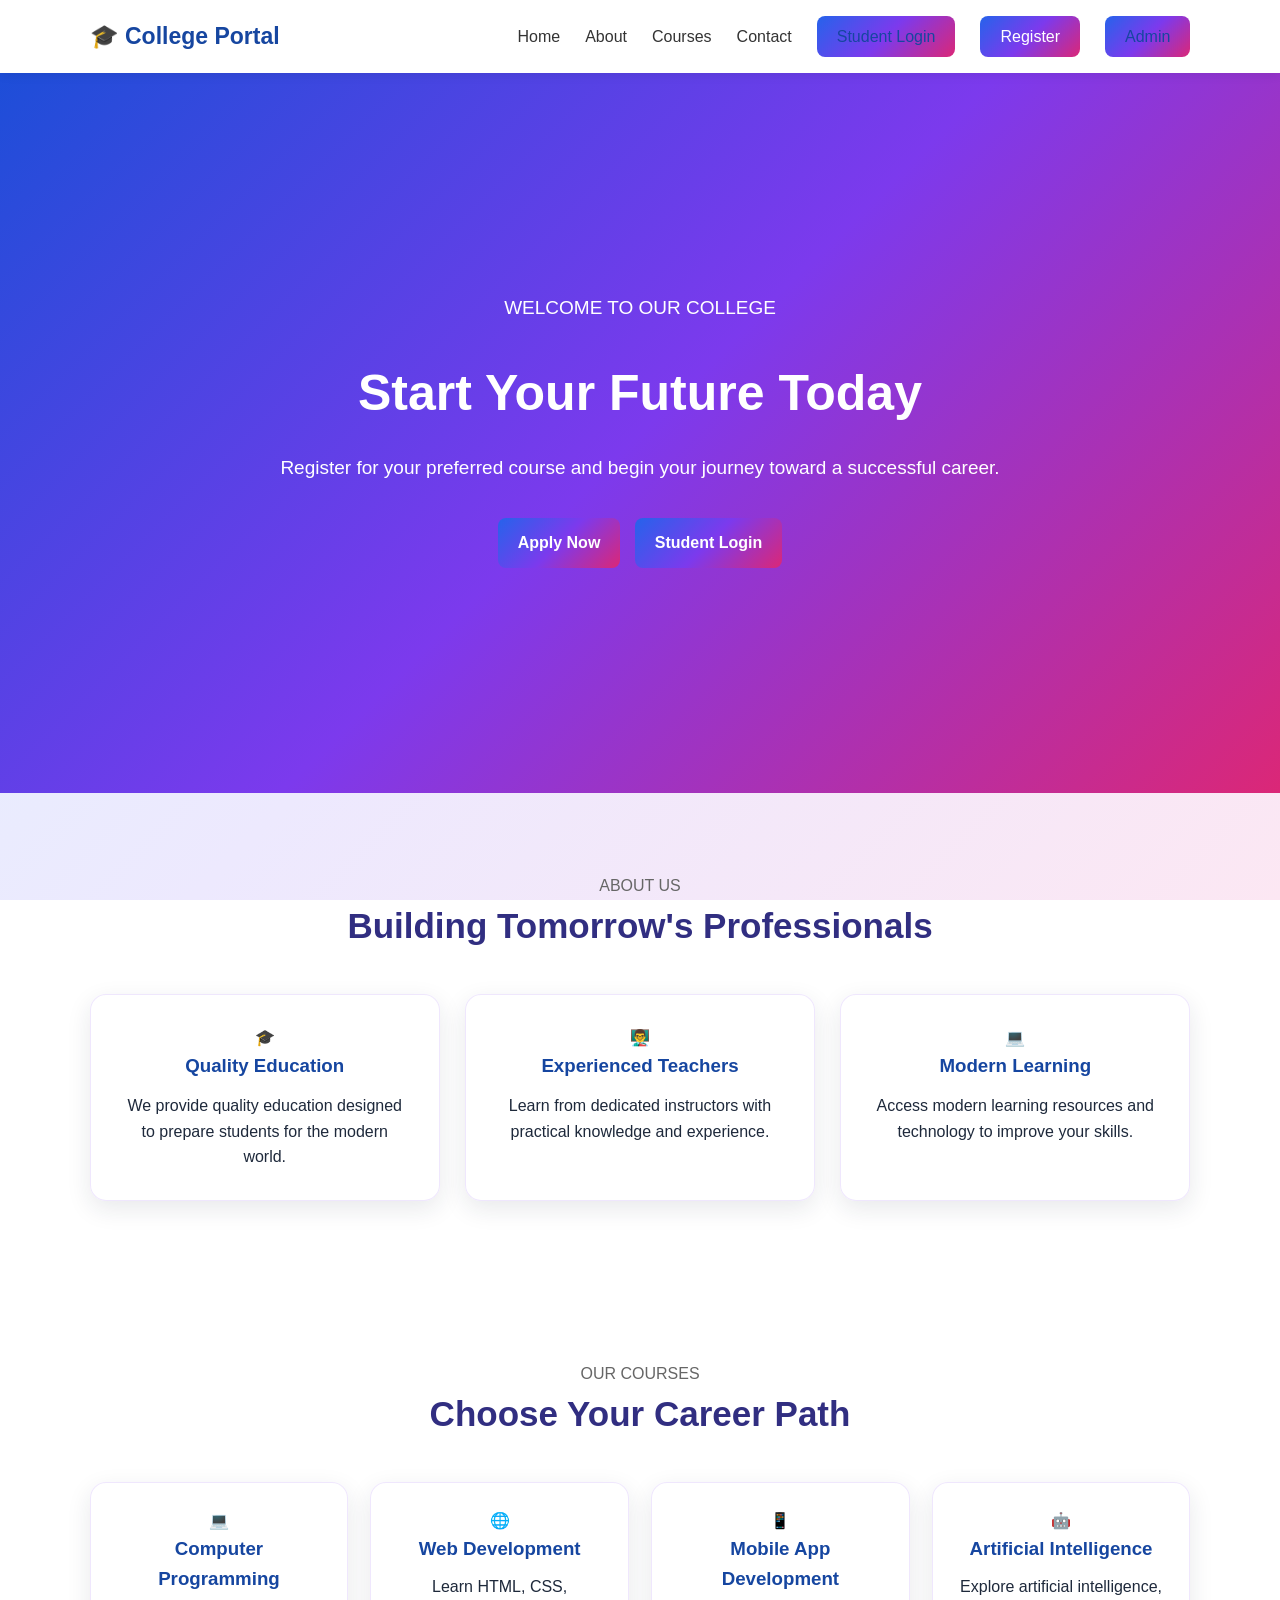
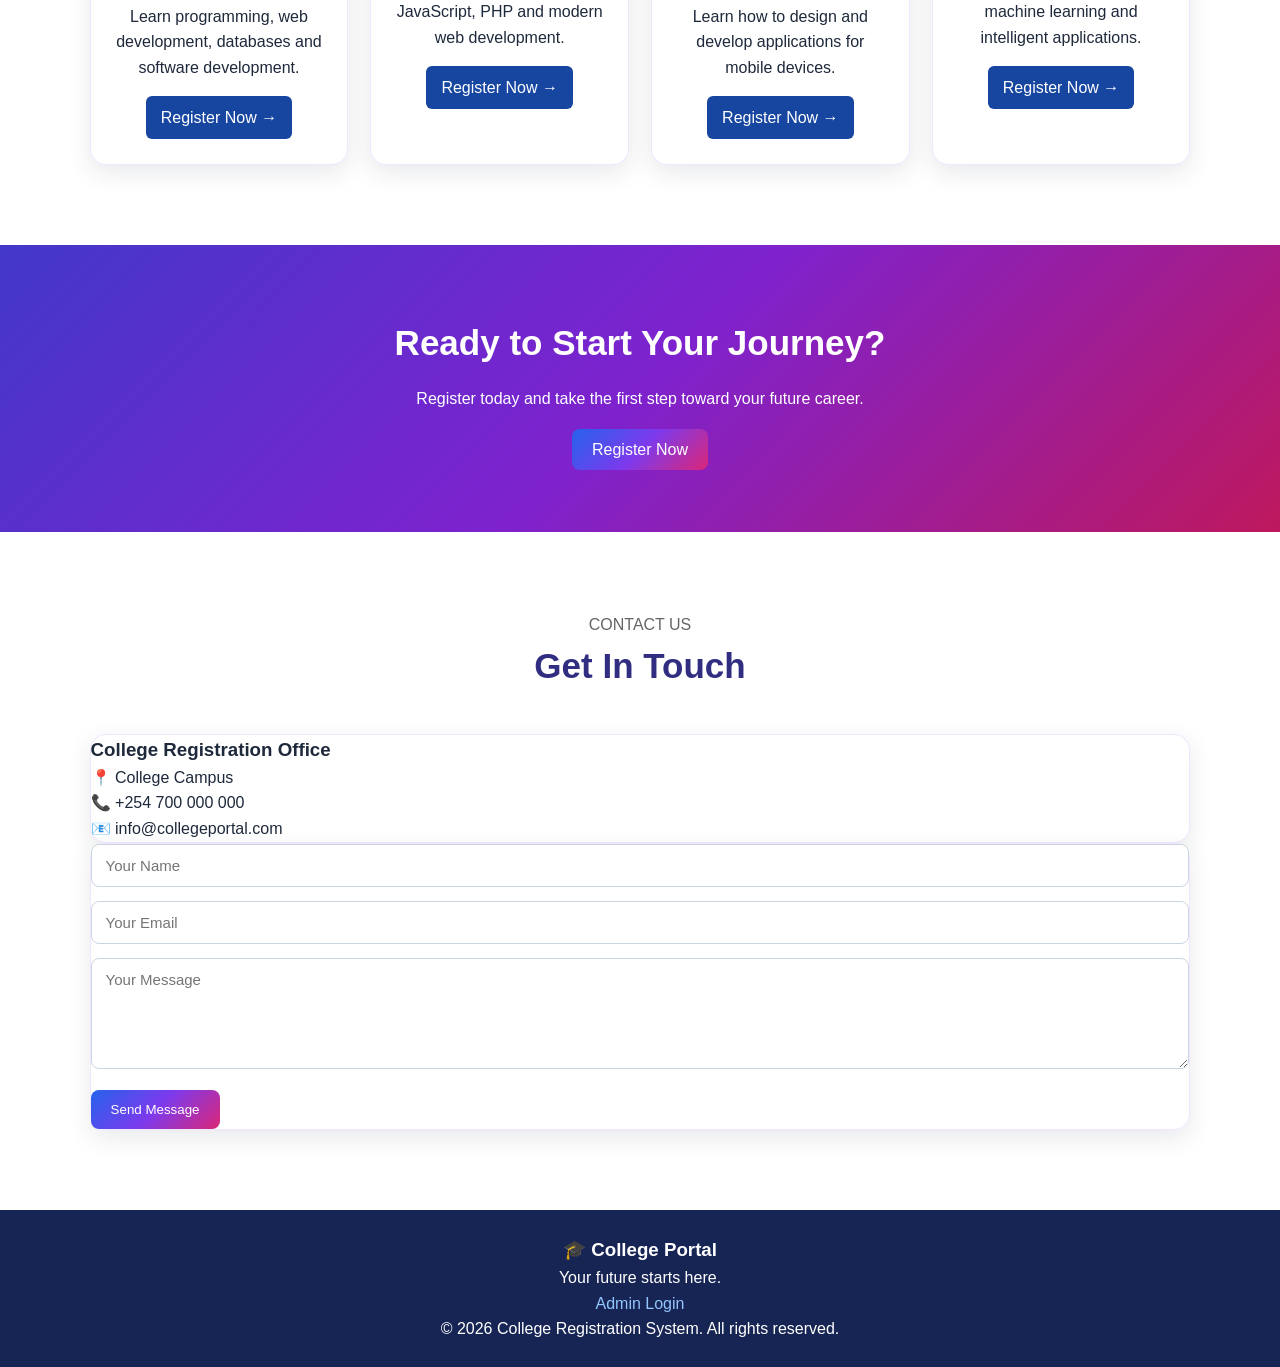
<file: index.html>
<!DOCTYPE html>
<html lang="en">

<head>
    <meta charset="UTF-8">
    <meta name="viewport" content="width=device-width, initial-scale=1.0">
    <title>College Registration System</title>
    <link rel="stylesheet" href="style.css">
</head>

<body>

    <!-- NAVIGATION -->
    <header>
        <nav class="navbar">

            <div class="logo">
                <span>🎓</span>
                College Portal
            </div>

            <ul class="nav-links">
                <li><a href="index.html">Home</a></li>
                <li><a href="#about">About</a></li>
                <li><a href="#courses">Courses</a></li>
                <li><a href="#contact">Contact</a></li>

                <li>
                    <a href="login.php" class="login-btn">
                        Student Login
                    </a>
                </li>

                <li>
                    <a href="register.php" class="register-btn">
                        Register
                    </a>
                </li>

                <!-- ADMIN LOGIN -->
                <li>
                    <a href="admin/login.php" class="login-btn">
                        Admin
                    </a>
                </li>
            </ul>

            <button class="menu-btn" id="menuBtn" type="button">
                ☰
            </button>

        </nav>
    </header>


    <!-- HERO -->
    <section class="hero" id="home">
        <div class="hero-content">

            <p class="welcome">WELCOME TO OUR COLLEGE</p>

            <h1>
                Start Your
                <span>Future Today</span>
            </h1>

            <p class="hero-text">
                Register for your preferred course and begin
                your journey toward a successful career.
            </p>

            <div class="hero-buttons">
                <a href="register.php" class="primary-btn">
                    Apply Now
                </a>

                <a href="login.php" class="secondary-btn">
                    Student Login
                </a>
            </div>

        </div>
    </section>


    <!-- ABOUT -->
    <section class="about" id="about">

        <div class="section-title">
            <p>ABOUT US</p>
            <h2>Building Tomorrow's Professionals</h2>
        </div>

        <div class="about-container">

            <div class="about-card">
                <div class="icon">🎓</div>
                <h3>Quality Education</h3>
                <p>
                    We provide quality education designed
                    to prepare students for the modern world.
                </p>
            </div>

            <div class="about-card">
                <div class="icon">👨‍🏫</div>
                <h3>Experienced Teachers</h3>
                <p>
                    Learn from dedicated instructors with
                    practical knowledge and experience.
                </p>
            </div>

            <div class="about-card">
                <div class="icon">💻</div>
                <h3>Modern Learning</h3>
                <p>
                    Access modern learning resources and
                    technology to improve your skills.
                </p>
            </div>

        </div>
    </section>


    <!-- COURSES -->
    <section class="courses" id="courses">

        <div class="section-title">
            <p>OUR COURSES</p>
            <h2>Choose Your Career Path</h2>
        </div>

        <div class="course-container">

            <div class="course-card">
                <div class="course-icon">💻</div>
                <h3>Computer Programming</h3>
                <p>
                    Learn programming, web development,
                    databases and software development.
                </p>
                <a href="register.php">Register Now →</a>
            </div>

            <div class="course-card">
                <div class="course-icon">🌐</div>
                <h3>Web Development</h3>
                <p>
                    Learn HTML, CSS, JavaScript, PHP
                    and modern web development.
                </p>
                <a href="register.php">Register Now →</a>
            </div>

            <div class="course-card">
                <div class="course-icon">📱</div>
                <h3>Mobile App Development</h3>
                <p>
                    Learn how to design and develop
                    applications for mobile devices.
                </p>
                <a href="register.php">Register Now →</a>
            </div>

            <div class="course-card">
                <div class="course-icon">🤖</div>
                <h3>Artificial Intelligence</h3>
                <p>
                    Explore artificial intelligence,
                    machine learning and intelligent applications.
                </p>
                <a href="register.php">Register Now →</a>
            </div>

        </div>
    </section>


    <!-- CALL TO ACTION -->
    <section class="cta">
        <div>
            <h2>Ready to Start Your Journey?</h2>
            <p>
                Register today and take the first step
                toward your future career.
            </p>
        </div>

        <a href="register.php" class="cta-btn">
            Register Now
        </a>
    </section>


    <!-- CONTACT -->
    <section class="contact" id="contact">

        <div class="section-title">
            <p>CONTACT US</p>
            <h2>Get In Touch</h2>
        </div>

        <div class="contact-container">

            <div class="contact-info">
                <h3>College Registration Office</h3>
                <p>📍 College Campus</p>
                <p>📞 +254 700 000 000</p>
                <p>📧 info@collegeportal.com</p>
            </div>

            <form id="contactForm">

                <input
                    type="text"
                    id="name"
                    placeholder="Your Name"
                    required
                >

                <input
                    type="email"
                    id="email"
                    placeholder="Your Email"
                    required
                >

                <textarea
                    id="message"
                    placeholder="Your Message"
                    rows="5"
                    required
                ></textarea>

                <button type="submit">Send Message</button>

            </form>

        </div>
    </section>


    <!-- FOOTER -->
    <footer>
        <div class="footer-content">

            <h3>🎓 College Portal</h3>
            <p>Your future starts here.</p>

            <p>
                <a href="admin/login.php">
                    Admin Login
                </a>
            </p>

            <p class="copyright">
                © 2026 College Registration System.
                All rights reserved.
            </p>

        </div>
    </footer>

    <script src="script.js"></script>

</body>
</html>
</file>
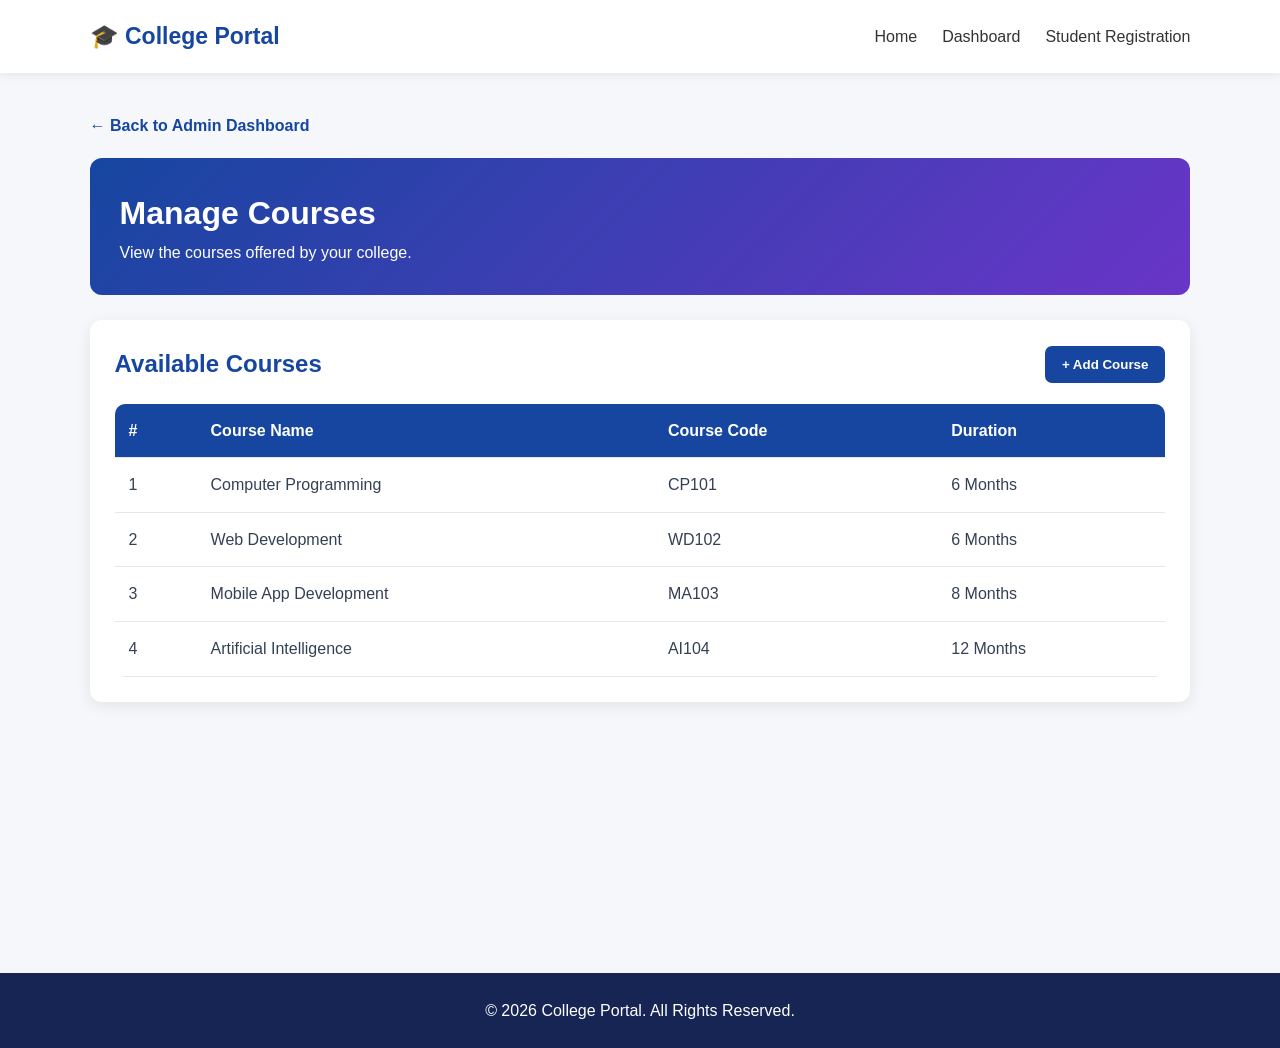
<file: courses.html>
<!DOCTYPE html>
<html lang="en">
<head>
    <meta charset="UTF-8">
    <meta name="viewport" content="width=device-width, initial-scale=1.0">
    <title>Manage Courses | College Portal</title>
    <link rel="stylesheet" href="../style.css">

    <style>
        .admin-page {
            min-height: 100vh;
            background: #f5f7fb;
            padding: 40px 7%;
        }

        .back-dashboard {
            display: inline-block;
            margin-bottom: 20px;
            color: #1646a0;
            font-weight: bold;
        }

        .page-header {
            background: linear-gradient(135deg, #1646a0, #6a35c8);
            color: white;
            padding: 30px;
            border-radius: 12px;
            margin-bottom: 25px;
        }

        .courses-container {
            background: white;
            padding: 25px;
            border-radius: 12px;
            box-shadow: 0 4px 15px rgba(0, 0, 0, 0.08);
            overflow-x: auto;
        }

        .courses-top {
            display: flex;
            justify-content: space-between;
            align-items: center;
            gap: 15px;
            margin-bottom: 20px;
        }

        .courses-top h2 {
            color: #1646a0;
        }

        .add-course {
            background: #1646a0;
            color: white;
            padding: 11px 17px;
            border: none;
            border-radius: 7px;
            cursor: pointer;
            font-weight: bold;
        }

        .course-table {
            width: 100%;
            border-collapse: collapse;
            min-width: 600px;
        }

        .course-table th,
        .course-table td {
            padding: 14px;
            text-align: left;
            border-bottom: 1px solid #e5e7eb;
        }

        .course-table th {
            background: #1646a0;
            color: white;
        }

        .course-table tr:hover {
            background: #f5f7fb;
        }

        .empty-message {
            text-align: center;
            padding: 30px;
            color: #777;
        }

        @media (max-width: 600px) {
            .admin-page {
                padding: 30px 5%;
            }

            .courses-top {
                align-items: flex-start;
                flex-direction: column;
            }
        }
        body {
    background: linear-gradient(
        135deg,
        #e0f2fe,
        #ede9fe,
        #fce7f3
    );
    background-attachment: fixed;
}
    </style>
</head>

<body>

    <nav class="navbar">
        <div class="logo">🎓 College Portal</div>

        <ul class="nav-links">
            <li><a href="../index.html">Home</a></li>
            <li><a href="dashboard.html">Dashboard</a></li>
            <li><a href="../register.html">Student Registration</a></li>
        </ul>

        <div class="menu-btn" id="menuBtn">☰</div>
    </nav>

    <main class="admin-page">

        <a href="dashboard.html" class="back-dashboard">
            ← Back to Admin Dashboard
        </a>

        <div class="page-header">
            <h1>Manage Courses</h1>
            <p>View the courses offered by your college.</p>
        </div>

        <div class="courses-container">

            <div class="courses-top">
                <h2>Available Courses</h2>

                <button
                    type="button"
                    class="add-course"
                    onclick="alert('Adding and saving courses will be connected later.')">
                    + Add Course
                </button>
            </div>

            <table class="course-table">
                <thead>
                    <tr>
                        <th>#</th>
                        <th>Course Name</th>
                        <th>Course Code</th>
                        <th>Duration</th>
                    </tr>
                </thead>

                <tbody>
                    <tr>
                        <td>1</td>
                        <td>Computer Programming</td>
                        <td>CP101</td>
                        <td>6 Months</td>
                    </tr>

                    <tr>
                        <td>2</td>
                        <td>Web Development</td>
                        <td>WD102</td>
                        <td>6 Months</td>
                    </tr>

                    <tr>
                        <td>3</td>
                        <td>Mobile App Development</td>
                        <td>MA103</td>
                        <td>8 Months</td>
                    </tr>

                    <tr>
                        <td>4</td>
                        <td>Artificial Intelligence</td>
                        <td>AI104</td>
                        <td>12 Months</td>
                    </tr>
                </tbody>
            </table>

        </div>

    </main>

    <footer>
        <p>&copy; 2026 College Portal. All Rights Reserved.</p>
    </footer>

    <script src="../script.js"></script>

</body>
</html>
</file>
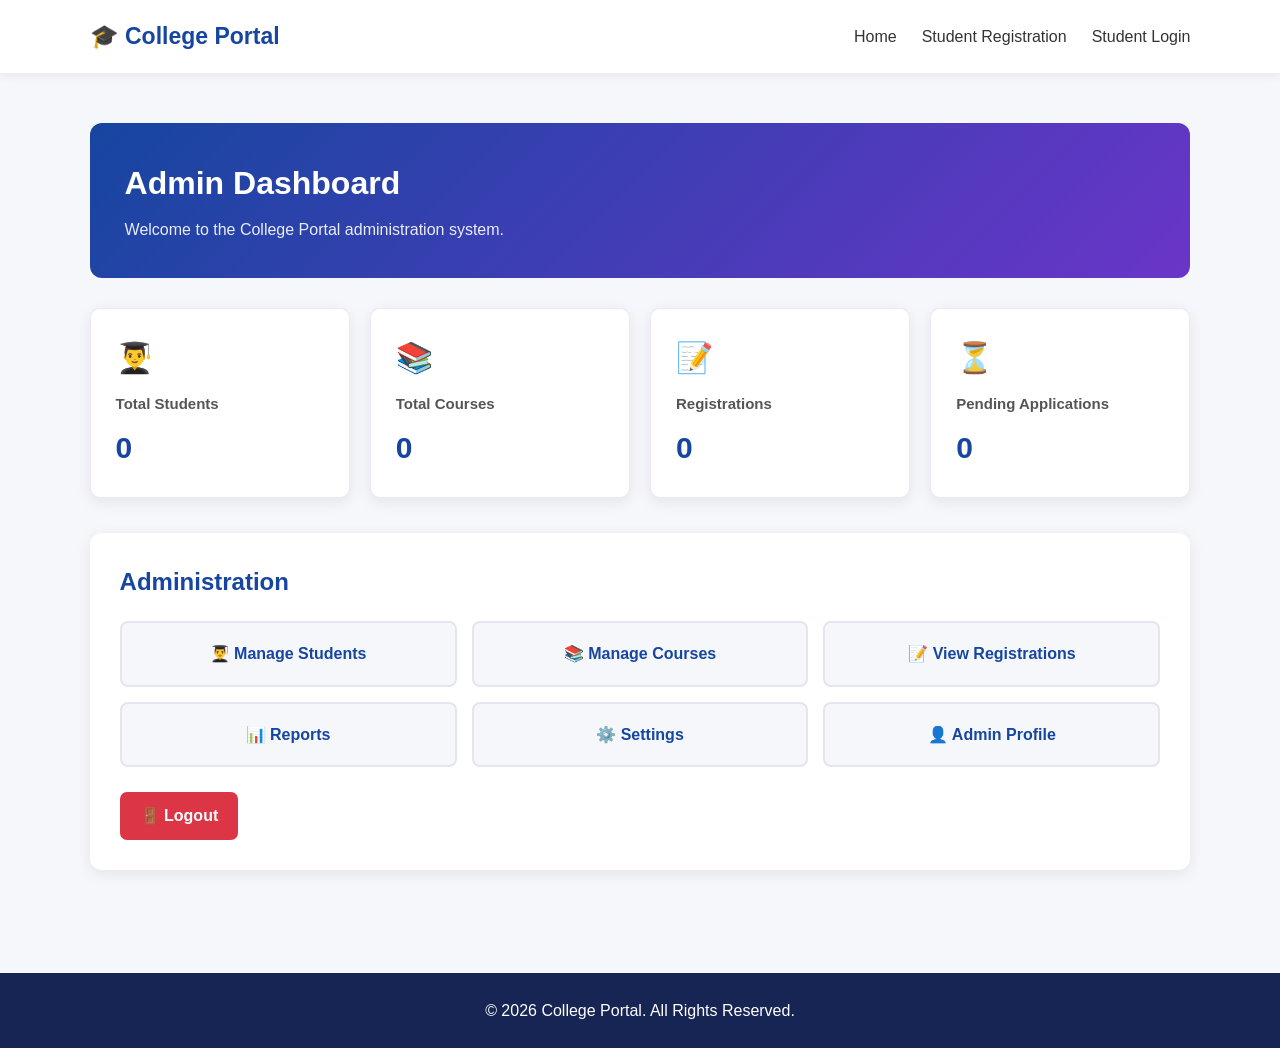
<file: dashboard.html>
<!DOCTYPE html>
<html lang="en">
<head>
    <meta charset="UTF-8">
    <meta name="viewport" content="width=device-width, initial-scale=1.0">

    <title>Admin Dashboard | College Portal</title>

    <link rel="stylesheet" href="../style.css">

    <style>
        /* Admin Dashboard */

        .admin-dashboard {
            min-height: 100vh;
            background: #f5f7fb;
            padding: 50px 7%;
        }

        .admin-header {
            background: linear-gradient(135deg, #1646a0, #6a35c8);
            color: white;
            padding: 35px;
            border-radius: 12px;
            margin-bottom: 30px;
        }

        .admin-header h1 {
            margin-bottom: 8px;
        }

        .admin-header p {
            opacity: 0.9;
        }

        .dashboard-cards {
            display: grid;
            grid-template-columns: repeat(4, 1fr);
            gap: 20px;
            margin-bottom: 35px;
        }

        .dashboard-card {
            background: white;
            padding: 25px;
            border-radius: 10px;
            box-shadow: 0 4px 15px rgba(0, 0, 0, 0.08);
        }

        .dashboard-card .icon {
            font-size: 30px;
            margin-bottom: 10px;
        }

        .dashboard-card h3 {
            color: #555;
            font-size: 15px;
            margin-bottom: 8px;
        }

        .dashboard-card .number {
            font-size: 30px;
            font-weight: bold;
            color: #1646a0;
        }

        .admin-actions {
            background: white;
            padding: 30px;
            border-radius: 12px;
            box-shadow: 0 4px 15px rgba(0, 0, 0, 0.08);
        }

        .admin-actions h2 {
            color: #1646a0;
            margin-bottom: 20px;
        }

        .action-grid {
            display: grid;
            grid-template-columns: repeat(3, 1fr);
            gap: 15px;
        }

        .action-button {
            display: block;
            padding: 18px;
            background: #f5f7fb;
            border: 2px solid #e2e6ef;
            border-radius: 8px;
            color: #1646a0;
            font-weight: bold;
            text-align: center;
            transition: 0.3s;
        }

        .action-button:hover {
            background: #1646a0;
            color: white;
            border-color: #1646a0;
        }

        .logout-button {
            display: inline-block;
            margin-top: 25px;
            background: #dc3545;
            color: white;
            padding: 11px 20px;
            border-radius: 7px;
            font-weight: bold;
        }

        .logout-button:hover {
            background: #b02a37;
        }

        @media (max-width: 900px) {

            .dashboard-cards {
                grid-template-columns: repeat(2, 1fr);
            }

            .action-grid {
                grid-template-columns: repeat(2, 1fr);
            }
        }

        @media (max-width: 600px) {

            .admin-dashboard {
                padding: 30px 5%;
            }

            .dashboard-cards {
                grid-template-columns: 1fr;
            }

            .action-grid {
                grid-template-columns: 1fr;
            }

            .admin-header {
                padding: 25px;
            }
        }

body {
    background: linear-gradient(
        135deg,
        #e0f2fe,
        #ede9fe,
        #fce7f3
    );
    background-attachment: fixed;
}        
    </style>

</head>

<body>

    <!-- Navigation -->
    <nav class="navbar">

        <div class="logo">
            🎓 College Portal
        </div>

        <ul class="nav-links">

            <li>
                <a href="../index.html">Home</a>
            </li>

            <li>
                <a href="../register.html">Student Registration</a>
            </li>

            <li>
                <a href="../login.html">Student Login</a>
            </li>

        </ul>

        <div class="menu-btn" id="menuBtn">
            ☰
        </div>

    </nav>


    <!-- Dashboard -->
    <main class="admin-dashboard">

        <div class="admin-header">

            <h1>Admin Dashboard</h1>

            <p>
                Welcome to the College Portal administration system.
            </p>

        </div>


        <!-- Statistics -->
        <div class="dashboard-cards">

            <div class="dashboard-card">

                <div class="icon">
                    👨‍🎓
                </div>

                <h3>
                    Total Students
                </h3>

                <div class="number">
                    0
                </div>

            </div>


            <div class="dashboard-card">

                <div class="icon">
                    📚
                </div>

                <h3>
                    Total Courses
                </h3>

                <div class="number">
                    0
                </div>

            </div>


            <div class="dashboard-card">

                <div class="icon">
                    📝
                </div>

                <h3>
                    Registrations
                </h3>

                <div class="number">
                    0
                </div>

            </div>


            <div class="dashboard-card">

                <div class="icon">
                    ⏳
                </div>

                <h3>
                    Pending Applications
                </h3>

                <div class="number">
                    0
                </div>

            </div>

        </div>


        <!-- Admin Actions -->
        <div class="admin-actions">

            <h2>
                Administration
            </h2>

            <div class="action-grid">

                <a href="students.html" class="action-button">
   
                    👨‍🎓 Manage Students
                </a>
                <a href="courses.html" class="action-button">
                    📚 Manage Courses
                </a>

               <a href="registrations.html" class="action-button">
                    📝 View Registrations
                </a>

  <a href="reports.html" class="action-button">
    📊 Reports
</a>

                <a href="settings.html" class="action-button">
                    ⚙️ Settings
                </a>


<a href="profile.html" class="action-button">
    👤 Admin Profile
</a>

            </div>


            <a href="login.html" class="logout-button">
                🚪 Logout
            </a>

        </div>

    </main>


    <!-- Footer -->
    <footer>

        <p>
            &copy; 2026 College Portal. All Rights Reserved.
        </p>

    </footer>


    <script src="../script.js"></script>

</body>
</html>
</file>
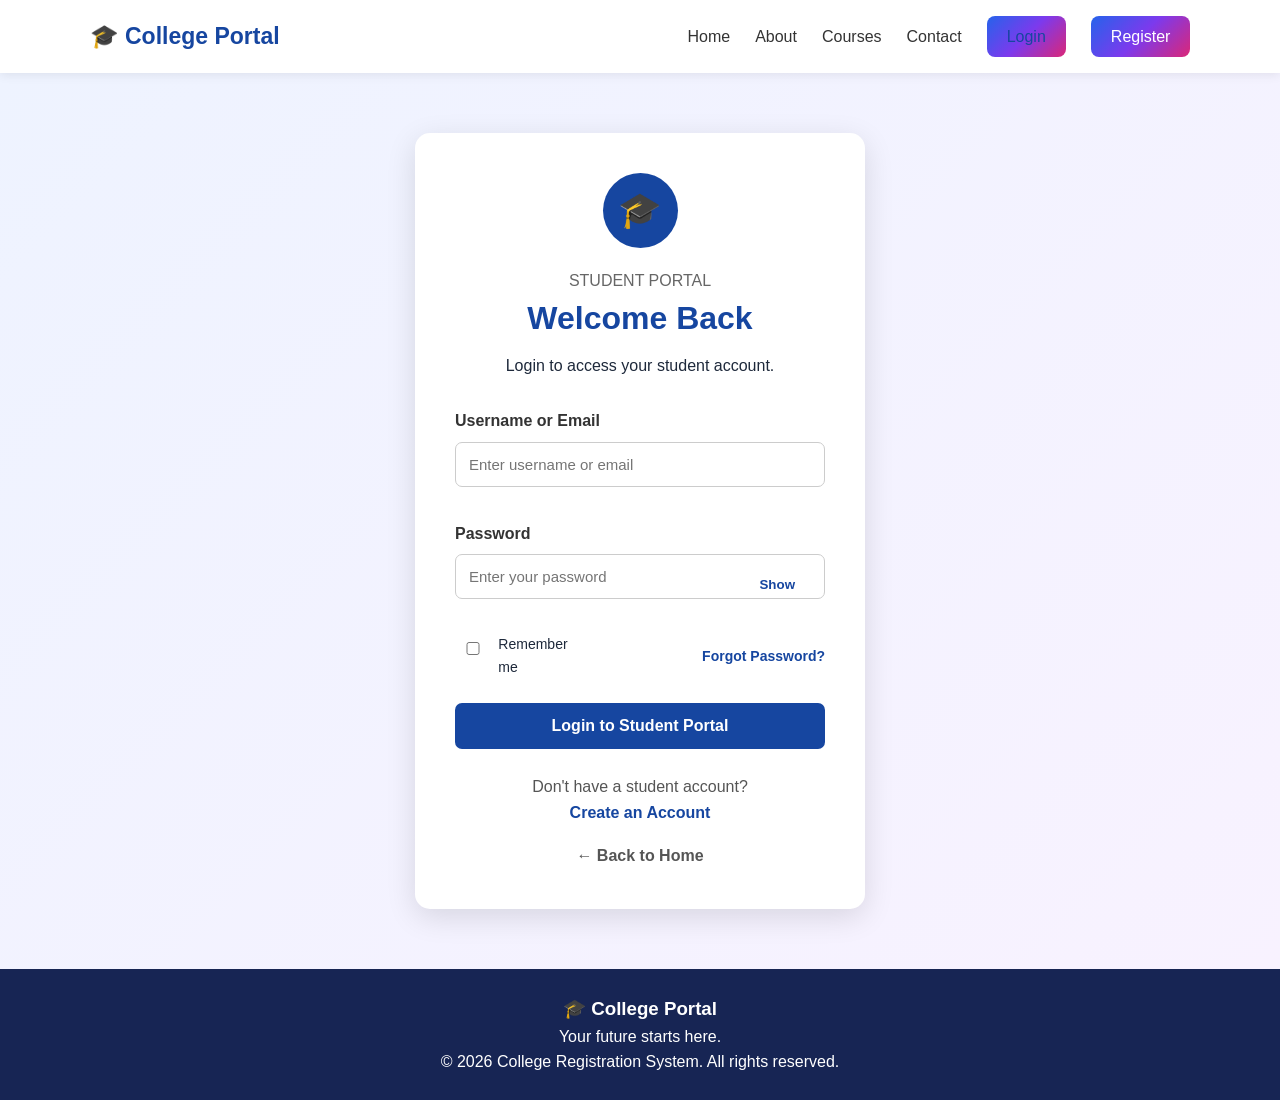
<file: login.html>
<!DOCTYPE html>
<html lang="en">

<head>

    <meta charset="UTF-8">

    <meta name="viewport"
          content="width=device-width, initial-scale=1.0">

    <title>Student Login | College Portal</title>

    <link rel="stylesheet" href="style.css">

</head>


<body>


<!-- ================================
     NAVIGATION
================================ -->

<header>

    <nav class="navbar">

        <div class="logo">
            <span>🎓</span>
            College Portal
        </div>


        <ul class="nav-links">

            <li>
                <a href="index.html">
                    Home
                </a>
            </li>

            <li>
                <a href="index.html#about">
                    About
                </a>
            </li>

            <li>
                <a href="index.html#courses">
                    Courses
                </a>
            </li>

            <li>
                <a href="index.html#contact">
                    Contact
                </a>
            </li>

            <li>
                <a href="login.html"
                   class="login-btn">
                    Login
                </a>
            </li>

            <li>
                <a href="register.html"
                   class="register-btn">
                    Register
                </a>
            </li>

        </ul>


        <button class="menu-btn" id="menuBtn">
            ☰
        </button>

    </nav>

</header>



<!-- ================================
     LOGIN SECTION
================================ -->

<section class="login-section">


    <div class="login-container">


        <!-- LOGIN ICON -->

        <div class="login-icon">
            🎓
        </div>


        <!-- TITLE -->

        <div class="login-header">

            <p>
                STUDENT PORTAL
            </p>

            <h1>
                Welcome Back
            </h1>

            <span>
                Login to access your student account.
            </span>

        </div>


        <!-- LOGIN FORM -->

        <form id="loginForm">


            <!-- USERNAME -->

            <div class="login-group">

                <label for="loginUsername">
                    Username or Email
                </label>

                <input
                    type="text"
                    id="loginUsername"
                    name="loginUsername"
                    placeholder="Enter username or email"
                    required
                >

            </div>



            <!-- PASSWORD -->

            <div class="login-group">

                <label for="loginPassword">
                    Password
                </label>


                <div class="password-container">

                    <input
                        type="password"
                        id="loginPassword"
                        name="loginPassword"
                        placeholder="Enter your password"
                        required
                    >

                    <button
                        type="button"
                        id="togglePassword"
                        class="password-toggle"
                    >
                        Show
                    </button>

                </div>

            </div>



            <!-- REMEMBER ME -->

            <div class="remember-row">

                <label>

                    <input
                        type="checkbox"
                        id="rememberMe"
                    >

                    Remember me

                </label>


                <a href="#">
                    Forgot Password?
                </a>

            </div>



            <!-- LOGIN BUTTON -->

            <button
                type="submit"
                class="login-submit"
            >
                Login to Student Portal
            </button>


        </form>



        <!-- REGISTER -->

        <div class="create-account">

            <p>
                Don't have a student account?
            </p>

            <a href="register.html">
                Create an Account
            </a>

        </div>


        <!-- HOME -->

        <div class="login-home">

            <a href="index.html">
                ← Back to Home
            </a>

        </div>


    </div>

</section>



<!-- ================================
     FOOTER
================================ -->

<footer>

    <div class="footer-content">

        <h3>
            🎓 College Portal
        </h3>

        <p>
            Your future starts here.
        </p>

        <p class="copyright">
            © 2026 College Registration System.
            All rights reserved.
        </p>

    </div>

</footer>


<script src="script.js"></script>

</body>

</html>
</file>
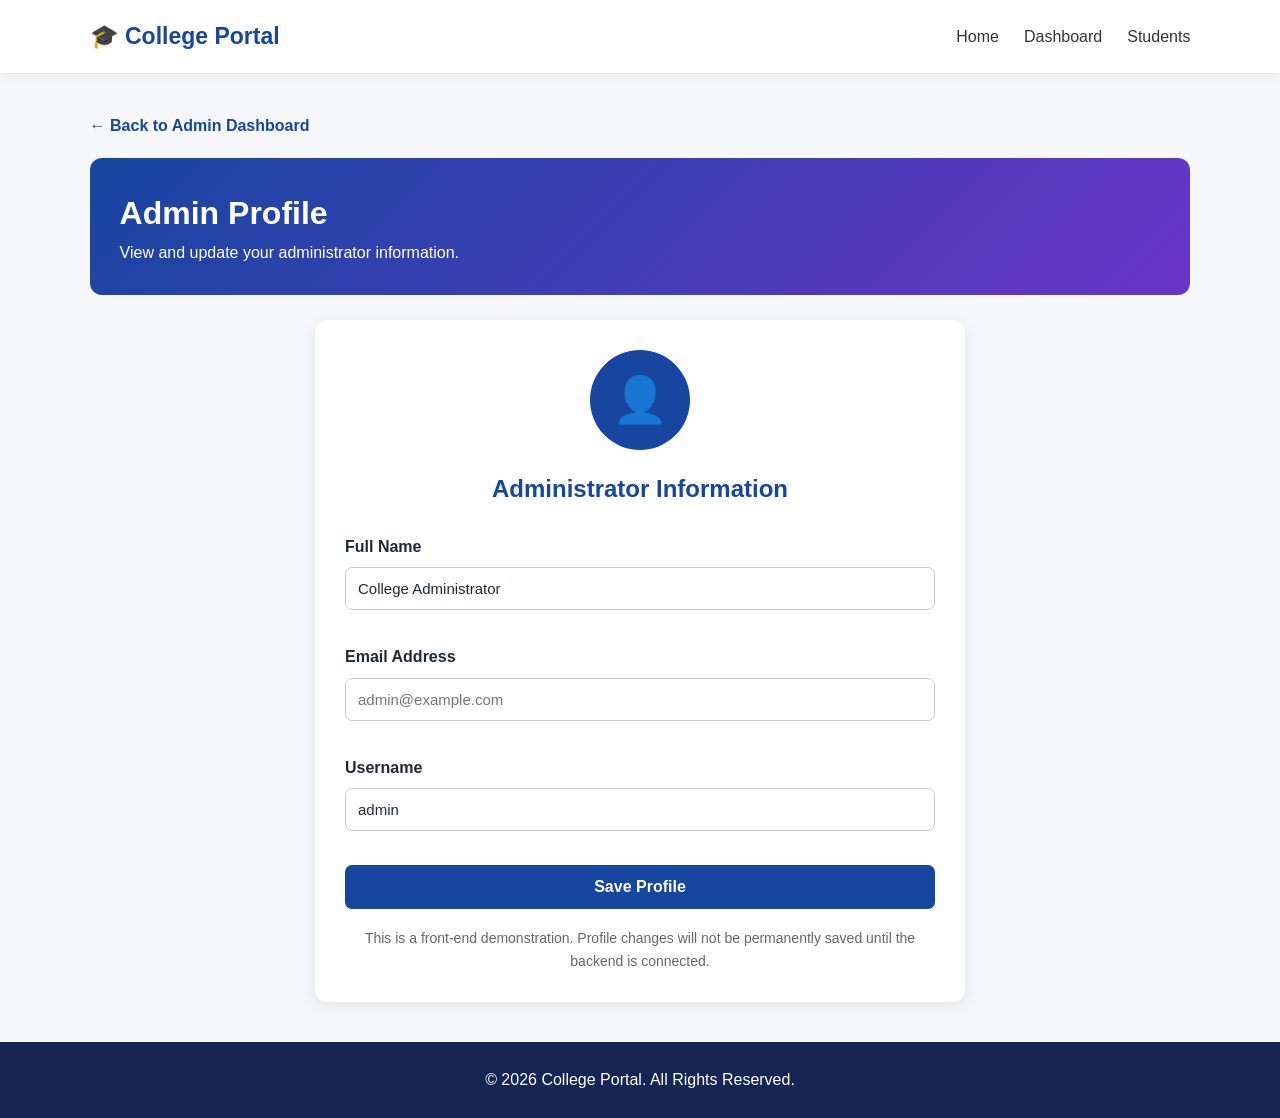
<file: profile.html>
<!DOCTYPE html>
<html lang="en">
<head>
    <meta charset="UTF-8">
    <meta name="viewport" content="width=device-width, initial-scale=1.0">
    <title>Admin Profile | College Portal</title>
    <link rel="stylesheet" href="../style.css">

    <style>
        .admin-page {
            min-height: 100vh;
            padding: 40px 7%;
            background: #f5f7fb;
        }

        .back-dashboard {
            display: inline-block;
            margin-bottom: 20px;
            color: #1646a0;
            font-weight: bold;
        }

        .page-header {
            padding: 30px;
            margin-bottom: 25px;
            border-radius: 12px;
            color: white;
            background: linear-gradient(135deg, #1646a0, #6a35c8);
        }

        .profile-container {
            max-width: 650px;
            margin: auto;
            padding: 30px;
            background: white;
            border-radius: 12px;
            box-shadow: 0 4px 15px rgba(0, 0, 0, 0.08);
        }

        .profile-avatar {
            width: 100px;
            height: 100px;
            margin: 0 auto 20px;
            display: flex;
            align-items: center;
            justify-content: center;
            border-radius: 50%;
            background: #1646a0;
            color: white;
            font-size: 45px;
        }

        .profile-container h2 {
            text-align: center;
            color: #1646a0;
            margin-bottom: 25px;
        }

        .profile-group {
            margin-bottom: 20px;
        }

        .profile-group label {
            display: block;
            margin-bottom: 8px;
            font-weight: bold;
        }

        .profile-group input {
            width: 100%;
            padding: 12px;
            border: 1px solid #ccc;
            border-radius: 7px;
        }

        .profile-save {
            width: 100%;
            padding: 13px;
            border: none;
            border-radius: 7px;
            background: #1646a0;
            color: white;
            font-size: 16px;
            font-weight: bold;
            cursor: pointer;
        }

        .profile-save:hover {
            background: #0d3278;
        }

        .profile-note {
            margin-top: 18px;
            color: #666;
            font-size: 14px;
            text-align: center;
        }

        @media (max-width: 600px) {
            .admin-page {
                padding: 30px 5%;
            }

            .profile-container {
                padding: 22px;
            }
        }

 body {
    background: linear-gradient(
        135deg,
        #e0f2fe,
        #ede9fe,
        #fce7f3
    );
    background-attachment: fixed;
}       
    </style>
</head>

<body>

    <nav class="navbar">
        <div class="logo">🎓 College Portal</div>

        <ul class="nav-links">
            <li><a href="../index.html">Home</a></li>
            <li><a href="dashboard.html">Dashboard</a></li>
            <li><a href="students.html">Students</a></li>
        </ul>

        <div class="menu-btn" id="menuBtn">☰</div>
    </nav>

    <main class="admin-page">

        <a href="dashboard.html" class="back-dashboard">
            ← Back to Admin Dashboard
        </a>

        <header class="page-header">
            <h1>Admin Profile</h1>
            <p>View and update your administrator information.</p>
        </header>

        <section class="profile-container">

            <div class="profile-avatar">👤</div>

            <h2>Administrator Information</h2>

            <form id="profileForm">

                <div class="profile-group">
                    <label for="adminName">Full Name</label>
                    <input
                        type="text"
                        id="adminName"
                        value="College Administrator"
                        required
                    >
                </div>

                <div class="profile-group">
                    <label for="adminEmail">Email Address</label>
                    <input
                        type="email"
                        id="adminEmail"
                        placeholder="admin@example.com"
                        required
                    >
                </div>

                <div class="profile-group">
                    <label for="adminUsername">Username</label>
                    <input
                        type="text"
                        id="adminUsername"
                        value="admin"
                        required
                    >
                </div>

                <button type="submit" class="profile-save">
                    Save Profile
                </button>

            </form>

            <p class="profile-note">
                This is a front-end demonstration. Profile changes will
                not be permanently saved until the backend is connected.
            </p>

        </section>

    </main>

    <footer>
        <p>&copy; 2026 College Portal. All Rights Reserved.</p>
    </footer>

    <script src="../script.js"></script>

    <script>
        document.getElementById("profileForm").addEventListener("submit", function(event) {
            event.preventDefault();
            alert("Profile form tested successfully. Permanent saving will be connected later.");
        });
    </script>

</body>
</html>
</file>
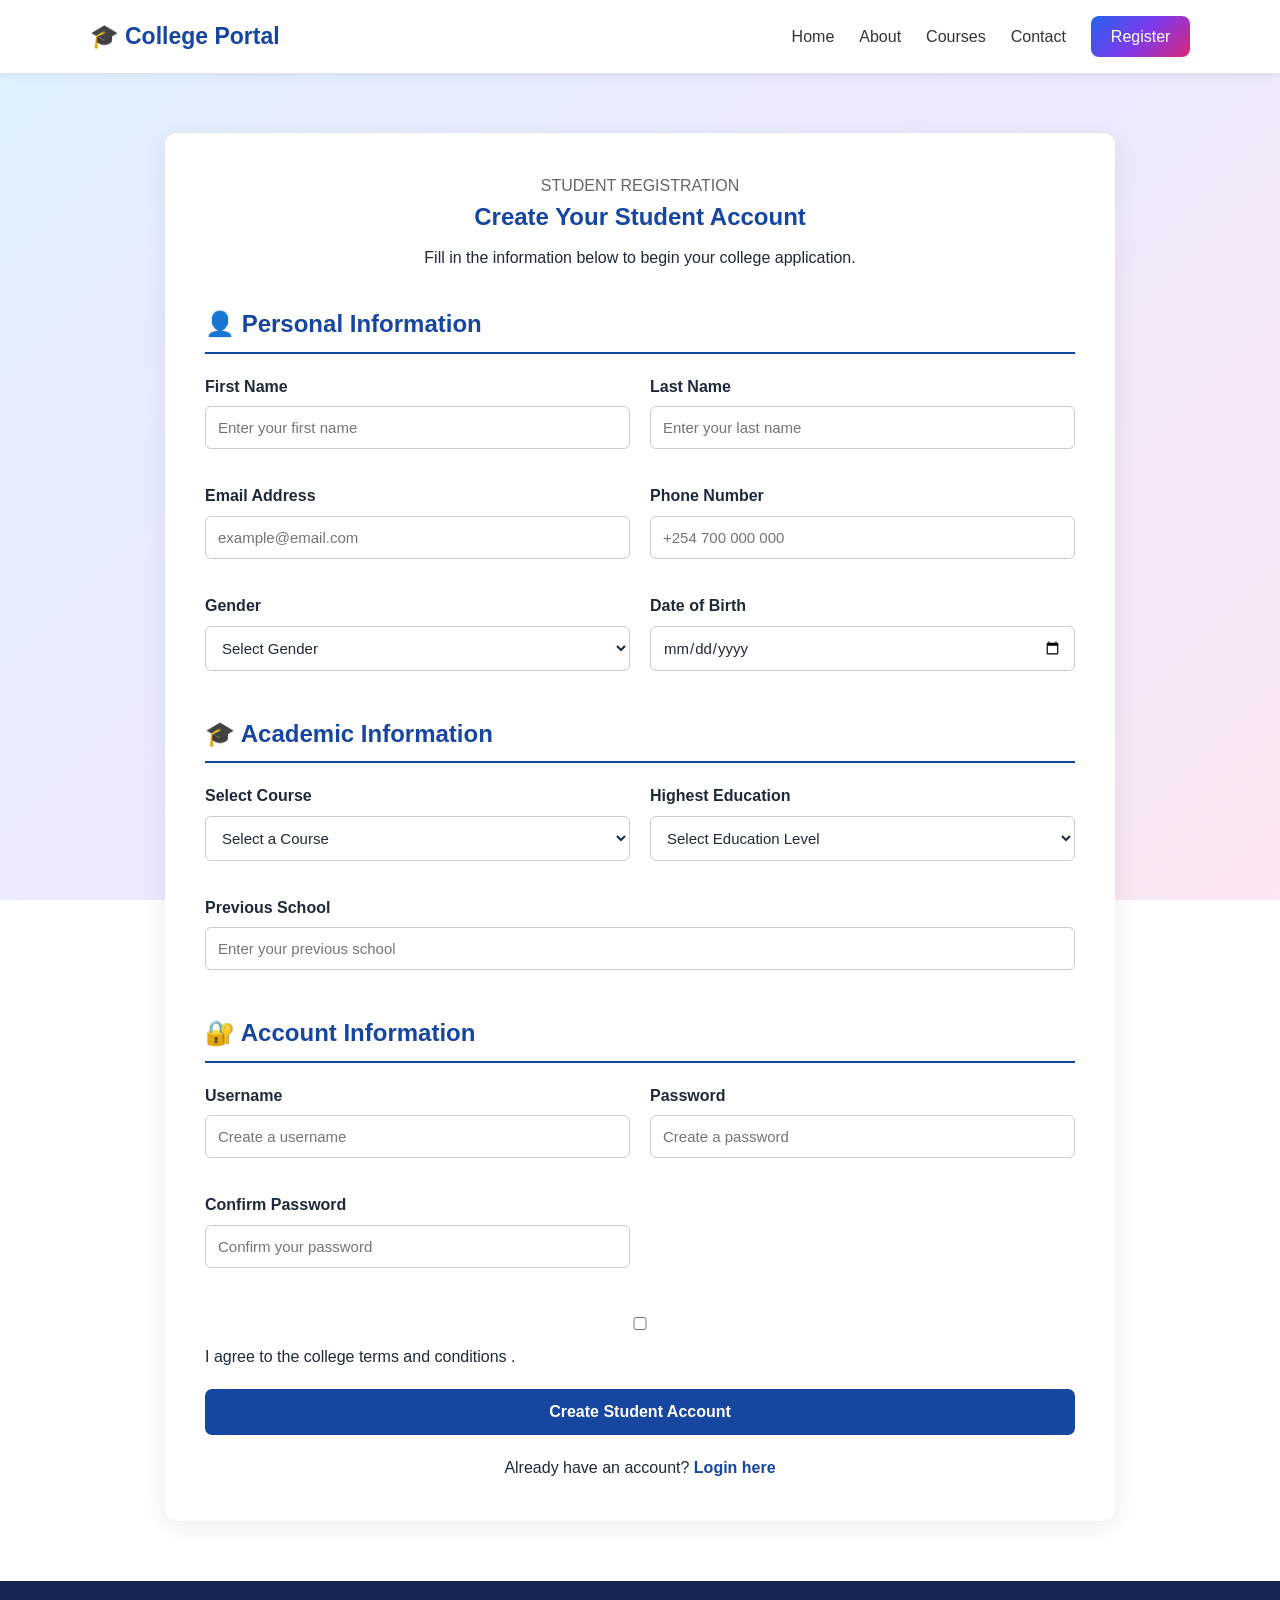
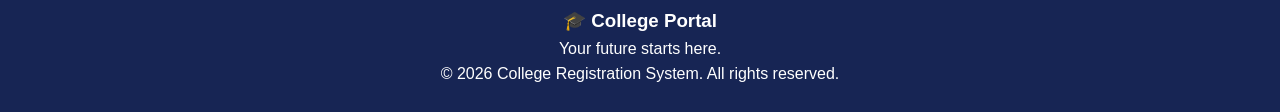
<file: register.html>
<!DOCTYPE html>
<html lang="en">

<head>

    <meta charset="UTF-8">

    <meta name="viewport"
          content="width=device-width, initial-scale=1.0">

    <title>Student Registration | College Portal</title>

    <link rel="stylesheet" href="style.css">

</head>


<body>


<!-- ================================
     NAVIGATION
================================ -->

<header>

    <nav class="navbar">

        <div class="logo">
            <span>🎓</span>
            College Portal
        </div>

        <ul class="nav-links">

            <li>
                <a href="index.html">Home</a>
            </li>

            <li>
                <a href="index.html#about">About</a>
            </li>

            <li>
                <a href="index.html#courses">Courses</a>
            </li>

            <li>
                <a href="index.html#contact">Contact</a>
            </li>

            <li>
                <a href="register.html"
                   class="register-btn">
                    Register
                </a>
            </li>

        </ul>

        <button class="menu-btn" id="menuBtn">
            ☰
        </button>

    </nav>

</header>



<!-- ================================
     REGISTRATION
================================ -->

<section class="registration-section">


    <div class="registration-container">


        <!-- TITLE -->

        <div class="registration-header">

            <p>STUDENT REGISTRATION</p>

            <h1>
                Create Your Student Account
            </h1>

            <span>
                Fill in the information below to begin
                your college application.
            </span>

        </div>



        <!-- FORM -->

        <form id="registrationForm">


            <!-- PERSONAL INFORMATION -->

            <div class="form-section">

                <h2>
                    👤 Personal Information
                </h2>


                <div class="form-grid">


                    <div class="form-group">

                        <label for="firstName">
                            First Name
                        </label>

                        <input
                            type="text"
                            id="firstName"
                            name="firstName"
                            placeholder="Enter your first name"
                            required
                        >

                    </div>



                    <div class="form-group">

                        <label for="lastName">
                            Last Name
                        </label>

                        <input
                            type="text"
                            id="lastName"
                            name="lastName"
                            placeholder="Enter your last name"
                            required
                        >

                    </div>



                    <div class="form-group">

                        <label for="email">
                            Email Address
                        </label>

                        <input
                            type="email"
                            id="email"
                            name="email"
                            placeholder="example@email.com"
                            required
                        >

                    </div>



                    <div class="form-group">

                        <label for="phone">
                            Phone Number
                        </label>

                        <input
                            type="tel"
                            id="phone"
                            name="phone"
                            placeholder="+254 700 000 000"
                            required
                        >

                    </div>



                    <div class="form-group">

                        <label for="gender">
                            Gender
                        </label>

                        <select
                            id="gender"
                            name="gender"
                            required
                        >

                            <option value="">
                                Select Gender
                            </option>

                            <option value="Male">
                                Male
                            </option>

                            <option value="Female">
                                Female
                            </option>

                            <option value="Other">
                                Other
                            </option>

                        </select>

                    </div>



                    <div class="form-group">

                        <label for="dob">
                            Date of Birth
                        </label>

                        <input
                            type="date"
                            id="dob"
                            name="dob"
                            required
                        >

                    </div>

                </div>

            </div>



            <!-- ACADEMIC INFORMATION -->

            <div class="form-section">

                <h2>
                    🎓 Academic Information
                </h2>


                <div class="form-grid">


                    <div class="form-group">

                        <label for="course">
                            Select Course
                        </label>

                        <select
                            id="course"
                            name="course"
                            required
                        >

                            <option value="">
                                Select a Course
                            </option>

                            <option value="Computer Programming">
                                Computer Programming
                            </option>

                            <option value="Web Development">
                                Web Development
                            </option>

                            <option value="Mobile App Development">
                                Mobile App Development
                            </option>

                            <option value="Artificial Intelligence">
                                Artificial Intelligence
                            </option>

                        </select>

                    </div>



                    <div class="form-group">

                        <label for="education">
                            Highest Education
                        </label>

                        <select
                            id="education"
                            name="education"
                            required
                        >

                            <option value="">
                                Select Education Level
                            </option>

                            <option value="KCSE">
                                KCSE
                            </option>

                            <option value="Certificate">
                                Certificate
                            </option>

                            <option value="Diploma">
                                Diploma
                            </option>

                            <option value="Degree">
                                Degree
                            </option>

                            <option value="Other">
                                Other
                            </option>

                        </select>

                    </div>



                    <div class="form-group full-width">

                        <label for="school">
                            Previous School
                        </label>

                        <input
                            type="text"
                            id="school"
                            name="school"
                            placeholder="Enter your previous school"
                            required
                        >

                    </div>

                </div>

            </div>



            <!-- ACCOUNT INFORMATION -->

            <div class="form-section">

                <h2>
                    🔐 Account Information
                </h2>


                <div class="form-grid">


                    <div class="form-group">

                        <label for="username">
                            Username
                        </label>

                        <input
                            type="text"
                            id="username"
                            name="username"
                            placeholder="Create a username"
                            required
                        >

                    </div>



                    <div class="form-group">

                        <label for="password">
                            Password
                        </label>

                        <input
                            type="password"
                            id="password"
                            name="password"
                            placeholder="Create a password"
                            required
                        >

                    </div>



                    <div class="form-group">

                        <label for="confirmPassword">
                            Confirm Password
                        </label>

                        <input
                            type="password"
                            id="confirmPassword"
                            name="confirmPassword"
                            placeholder="Confirm your password"
                            required
                        >

                    </div>

                </div>

            </div>



            <!-- TERMS -->

            <div class="terms">

                <label>

                    <input
                        type="checkbox"
                        id="terms"
                        required
                    >

                    I agree to the college
                    <a href="#">
                        terms and conditions
                    </a>.

                </label>

            </div>



            <!-- BUTTON -->

            <button
                type="submit"
                class="submit-registration"
            >
                Create Student Account
            </button>


            <p class="login-link">

                Already have an account?

                <a href="login.html">
                    Login here
                </a>

            </p>


        </form>


    </div>


</section>



<!-- ================================
     FOOTER
================================ -->

<footer>

    <div class="footer-content">

        <h3>🎓 College Portal</h3>

        <p>
            Your future starts here.
        </p>

        <p class="copyright">
            © 2026 College Registration System.
            All rights reserved.
        </p>

    </div>

</footer>



<script src="script.js"></script>


</body>

</html>
</file>
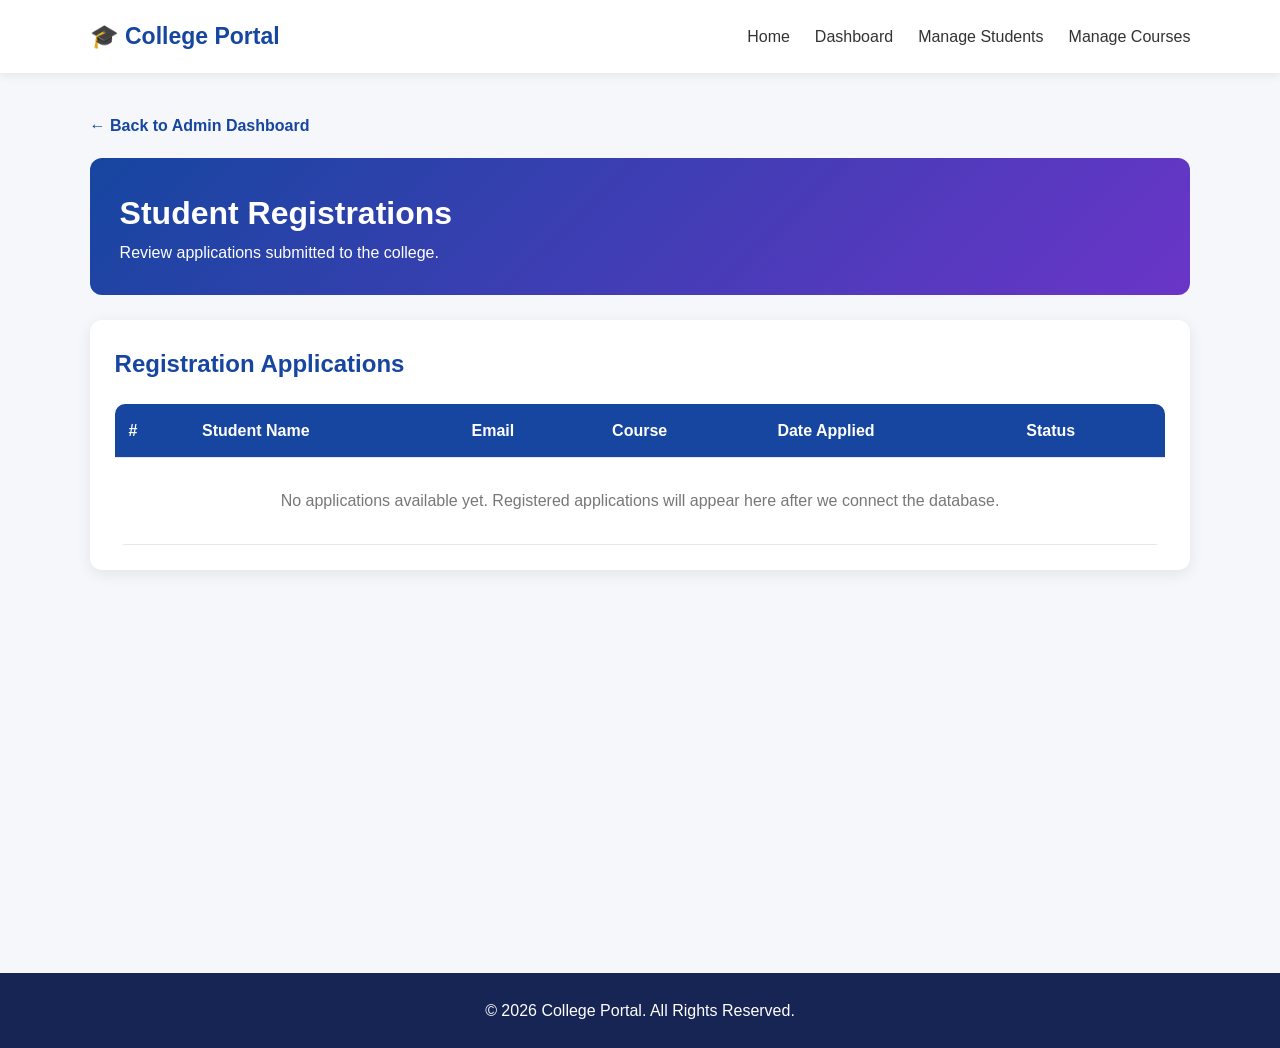
<file: registrations.html>
<!DOCTYPE html>
<html lang="en">
<head>
    <meta charset="UTF-8">
    <meta name="viewport" content="width=device-width, initial-scale=1.0">
    <title>View Registrations | College Portal</title>
    <link rel="stylesheet" href="../style.css">

    <style>
        .admin-page {
            min-height: 100vh;
            padding: 40px 7%;
            background: #f5f7fb;
        }

        .back-dashboard {
            display: inline-block;
            margin-bottom: 20px;
            color: #1646a0;
            font-weight: bold;
        }

        .page-header {
            padding: 30px;
            margin-bottom: 25px;
            border-radius: 12px;
            color: white;
            background: linear-gradient(135deg, #1646a0, #6a35c8);
        }

        .registrations-container {
            padding: 25px;
            background: white;
            border-radius: 12px;
            box-shadow: 0 4px 15px rgba(0, 0, 0, 0.08);
            overflow-x: auto;
        }

        .registrations-container h2 {
            color: #1646a0;
            margin-bottom: 20px;
        }

        .registration-table {
            width: 100%;
            min-width: 700px;
            border-collapse: collapse;
        }

        .registration-table th,
        .registration-table td {
            padding: 14px;
            text-align: left;
            border-bottom: 1px solid #e5e7eb;
        }

        .registration-table th {
            background: #1646a0;
            color: white;
        }

        .empty-message {
            text-align: center !important;
            padding: 30px !important;
            color: #777;
        }

        .status-pending {
            display: inline-block;
            padding: 5px 10px;
            background: #fff3cd;
            color: #856404;
            border-radius: 20px;
            font-size: 13px;
        }

        @media (max-width: 600px) {
            .admin-page {
                padding: 30px 5%;
            }
        }

body {
    background: linear-gradient(
        135deg,
        #e0f2fe,
        #ede9fe,
        #fce7f3
    );
    background-attachment: fixed;
}        
    </style>
</head>

<body>

    <nav class="navbar">
        <div class="logo">🎓 College Portal</div>

        <ul class="nav-links">
            <li><a href="../index.html">Home</a></li>
            <li><a href="dashboard.html">Dashboard</a></li>
            <li><a href="students.html">Manage Students</a></li>
            <li><a href="courses.html">Manage Courses</a></li>
        </ul>

        <div class="menu-btn" id="menuBtn">☰</div>
    </nav>

    <main class="admin-page">

        <a href="dashboard.html" class="back-dashboard">
            ← Back to Admin Dashboard
        </a>

        <div class="page-header">
            <h1>Student Registrations</h1>
            <p>Review applications submitted to the college.</p>
        </div>

        <section class="registrations-container">
            <h2>Registration Applications</h2>

            <table class="registration-table">
                <thead>
                    <tr>
                        <th>#</th>
                        <th>Student Name</th>
                        <th>Email</th>
                        <th>Course</th>
                        <th>Date Applied</th>
                        <th>Status</th>
                    </tr>
                </thead>

                <tbody>
                    <tr>
                        <td colspan="6" class="empty-message">
                            No applications available yet.
                            Registered applications will appear here
                            after we connect the database.
                        </td>
                    </tr>
                </tbody>
            </table>
        </section>

    </main>

    <footer>
        <p>&copy; 2026 College Portal. All Rights Reserved.</p>
    </footer>

    <script src="../script.js"></script>

</body>
</html>
</file>
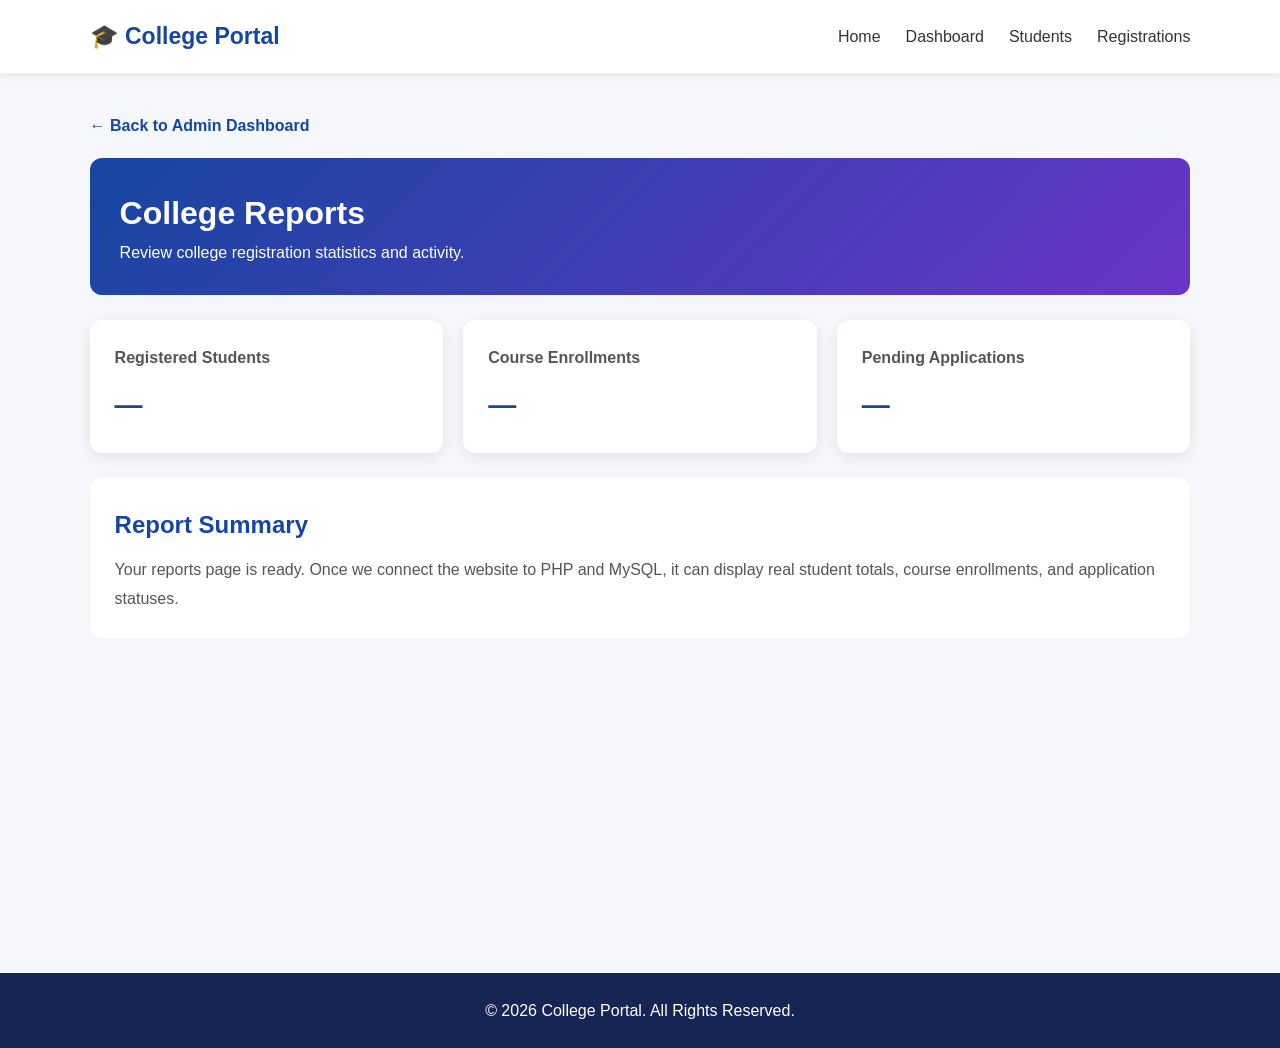
<file: reports.html>
<!DOCTYPE html>
<html lang="en">
<head>
    <meta charset="UTF-8">
    <meta name="viewport" content="width=device-width, initial-scale=1.0">
    <title>Reports | College Portal</title>
    <link rel="stylesheet" href="../style.css">

    <style>
        .admin-page {
            min-height: 100vh;
            padding: 40px 7%;
            background: #f5f7fb;
        }

        .back-dashboard {
            display: inline-block;
            margin-bottom: 20px;
            color: #1646a0;
            font-weight: bold;
        }

        .page-header {
            padding: 30px;
            margin-bottom: 25px;
            border-radius: 12px;
            color: white;
            background: linear-gradient(135deg, #1646a0, #6a35c8);
        }

        .report-grid {
            display: grid;
            grid-template-columns: repeat(3, 1fr);
            gap: 20px;
            margin-bottom: 25px;
        }

        .report-card {
            padding: 25px;
            background: white;
            border-radius: 12px;
            box-shadow: 0 4px 15px rgba(0, 0, 0, 0.08);
        }

        .report-card h3 {
            color: #555;
            font-size: 16px;
            margin-bottom: 12px;
        }

        .report-card p {
            color: #1646a0;
            font-size: 28px;
            font-weight: bold;
        }

        .report-note {
            padding: 25px;
            background: white;
            border-radius: 12px;
            line-height: 1.8;
        }

        .report-note h2 {
            color: #1646a0;
            margin-bottom: 10px;
        }

        .report-note p {
            color: #555;
        }

        @media (max-width: 800px) {
            .report-grid {
                grid-template-columns: 1fr;
            }
        }

        @media (max-width: 600px) {
            .admin-page {
                padding: 30px 5%;
            }
        }

body {
    background: linear-gradient(
        135deg,
        #e0f2fe,
        #ede9fe,
        #fce7f3
    );
    background-attachment: fixed;
}        
    </style>
</head>

<body>

    <nav class="navbar">
        <div class="logo">🎓 College Portal</div>

        <ul class="nav-links">
            <li><a href="../index.html">Home</a></li>
            <li><a href="dashboard.html">Dashboard</a></li>
            <li><a href="students.html">Students</a></li>
            <li><a href="registrations.html">Registrations</a></li>
        </ul>

        <div class="menu-btn" id="menuBtn">☰</div>
    </nav>

    <main class="admin-page">

        <a href="dashboard.html" class="back-dashboard">
            ← Back to Admin Dashboard
        </a>

        <header class="page-header">
            <h1>College Reports</h1>
            <p>Review college registration statistics and activity.</p>
        </header>

        <section class="report-grid">

            <div class="report-card">
                <h3>Registered Students</h3>
                <p>—</p>
            </div>

            <div class="report-card">
                <h3>Course Enrollments</h3>
                <p>—</p>
            </div>

            <div class="report-card">
                <h3>Pending Applications</h3>
                <p>—</p>
            </div>

        </section>

        <section class="report-note">
            <h2>Report Summary</h2>

            <p>
                Your reports page is ready. Once we connect the website
                to PHP and MySQL, it can display real student totals,
                course enrollments, and application statuses.
            </p>
        </section>

    </main>

    <footer>
        <p>&copy; 2026 College Portal. All Rights Reserved.</p>
    </footer>

    <script src="../script.js"></script>

</body>
</html>
</file>
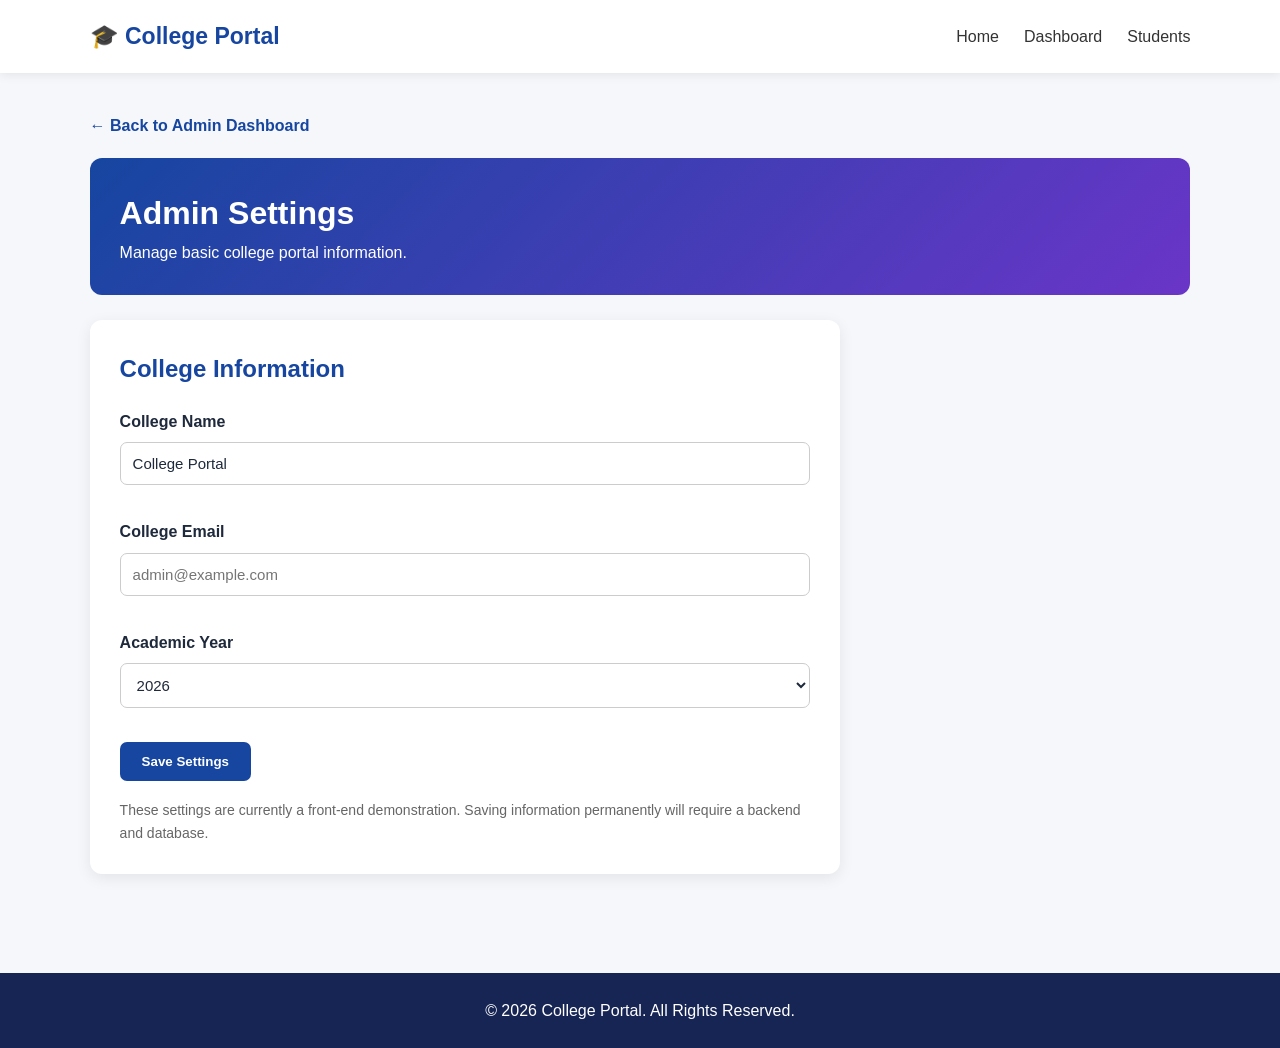
<file: settings.html>
<!DOCTYPE html>
<html lang="en">
<head>
    <meta charset="UTF-8">
    <meta name="viewport" content="width=device-width, initial-scale=1.0">
    <title>Admin Settings | College Portal</title>
    <link rel="stylesheet" href="../style.css">

    <style>
        .admin-page {
            min-height: 100vh;
            padding: 40px 7%;
            background: #f5f7fb;
        }

        .back-dashboard {
            display: inline-block;
            margin-bottom: 20px;
            color: #1646a0;
            font-weight: bold;
        }

        .page-header {
            padding: 30px;
            margin-bottom: 25px;
            border-radius: 12px;
            color: white;
            background: linear-gradient(135deg, #1646a0, #6a35c8);
        }

        .settings-container {
            max-width: 750px;
            padding: 30px;
            background: white;
            border-radius: 12px;
            box-shadow: 0 4px 15px rgba(0, 0, 0, 0.08);
        }

        .settings-container h2 {
            color: #1646a0;
            margin-bottom: 20px;
        }

        .setting-group {
            margin-bottom: 20px;
        }

        .setting-group label {
            display: block;
            margin-bottom: 8px;
            font-weight: bold;
        }

        .setting-group input,
        .setting-group select {
            width: 100%;
            padding: 12px;
            border: 1px solid #ccc;
            border-radius: 7px;
            background: white;
        }

        .settings-save {
            padding: 12px 22px;
            border: none;
            border-radius: 7px;
            background: #1646a0;
            color: white;
            font-weight: bold;
            cursor: pointer;
        }

        .settings-save:hover {
            background: #0d3278;
        }

        .settings-note {
            margin-top: 18px;
            color: #666;
            font-size: 14px;
        }

        @media (max-width: 600px) {
            .admin-page {
                padding: 30px 5%;
            }

            .settings-container {
                padding: 22px;
            }
        }

 body {
    background: linear-gradient(
        135deg,
        #e0f2fe,
        #ede9fe,
        #fce7f3
    );
    background-attachment: fixed;
}       
    </style>
</head>

<body>

    <nav class="navbar">
        <div class="logo">🎓 College Portal</div>

        <ul class="nav-links">
            <li><a href="../index.html">Home</a></li>
            <li><a href="dashboard.html">Dashboard</a></li>
            <li><a href="students.html">Students</a></li>
        </ul>

        <div class="menu-btn" id="menuBtn">☰</div>
    </nav>

    <main class="admin-page">

        <a href="dashboard.html" class="back-dashboard">
            ← Back to Admin Dashboard
        </a>

        <header class="page-header">
            <h1>Admin Settings</h1>
            <p>Manage basic college portal information.</p>
        </header>

        <section class="settings-container">

            <h2>College Information</h2>

            <form id="settingsForm">

                <div class="setting-group">
                    <label for="collegeName">College Name</label>
                    <input
                        type="text"
                        id="collegeName"
                        value="College Portal"
                        required
                    >
                </div>

                <div class="setting-group">
                    <label for="collegeEmail">College Email</label>
                    <input
                        type="email"
                        id="collegeEmail"
                        placeholder="admin@example.com"
                        required
                    >
                </div>

                <div class="setting-group">
                    <label for="academicYear">Academic Year</label>
                    <select id="academicYear" required>
                        <option value="2026">2026</option>
                        <option value="2027">2027</option>
                        <option value="2028">2028</option>
                    </select>
                </div>

                <button type="submit" class="settings-save">
                    Save Settings
                </button>

            </form>

            <p class="settings-note">
                These settings are currently a front-end demonstration.
                Saving information permanently will require a backend and database.
            </p>

        </section>

    </main>

    <footer>
        <p>&copy; 2026 College Portal. All Rights Reserved.</p>
    </footer>

    <script src="../script.js"></script>

    <script>
        document.getElementById("settingsForm").addEventListener("submit", function(event) {
            event.preventDefault();
            alert("Settings form tested successfully. Permanent saving will be connected later.");
        });
    </script>

</body>
</html>
</file>
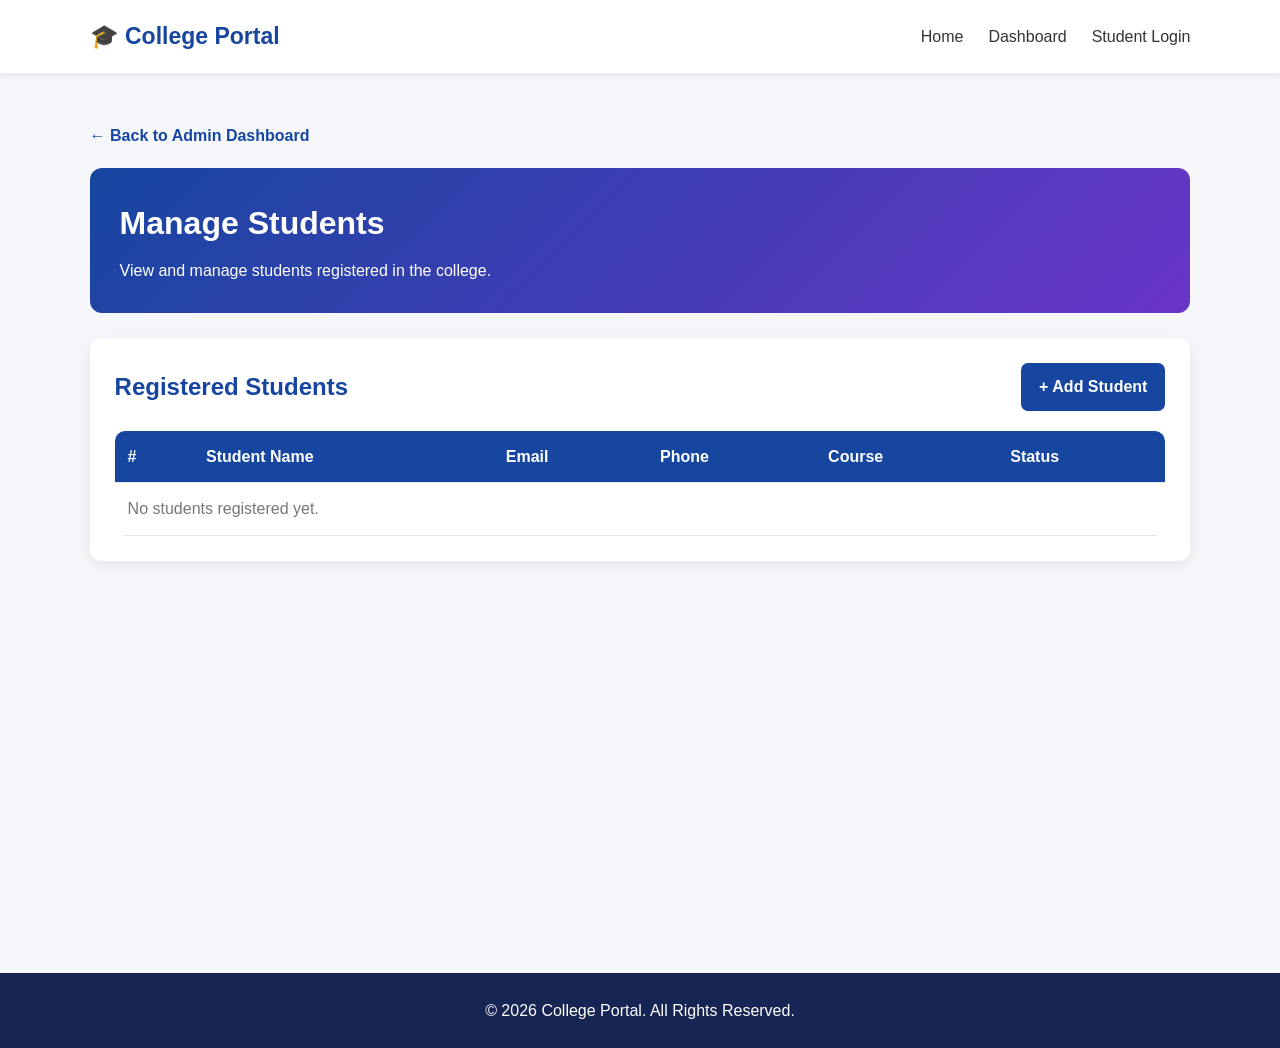
<file: students.html>
<!DOCTYPE html>
<html lang="en">
<head>
    <meta charset="UTF-8">
    <meta name="viewport" content="width=device-width, initial-scale=1.0">

    <title>Manage Students | College Portal</title>

    <link rel="stylesheet" href="../style.css">

    <style>
        .admin-page {
            min-height: 100vh;
            background: #f5f7fb;
            padding: 50px 7%;
        }

        .page-header {
            background: linear-gradient(135deg, #1646a0, #6a35c8);
            color: white;
            padding: 30px;
            border-radius: 12px;
            margin-bottom: 25px;
        }

        .page-header h1 {
            margin-bottom: 8px;
        }

        .back-dashboard {
            display: inline-block;
            margin-bottom: 20px;
            color: #1646a0;
            font-weight: bold;
        }

        .students-container {
            background: white;
            padding: 25px;
            border-radius: 12px;
            box-shadow: 0 4px 15px rgba(0, 0, 0, 0.08);
            overflow-x: auto;
        }

        .students-top {
            display: flex;
            justify-content: space-between;
            align-items: center;
            margin-bottom: 20px;
            gap: 15px;
        }

        .students-top h2 {
            color: #1646a0;
        }

        .add-student {
            background: #1646a0;
            color: white;
            padding: 11px 18px;
            border-radius: 7px;
            font-weight: bold;
        }

        .add-student:hover {
            background: #0d3278;
        }

        .students-table {
            width: 100%;
            border-collapse: collapse;
            min-width: 750px;
        }

        .students-table th,
        .students-table td {
            padding: 13px;
            text-align: left;
            border-bottom: 1px solid #e5e7eb;
        }

        .students-table th {
            background: #1646a0;
            color: white;
        }

        .students-table tr:hover {
            background: #f5f7fb;
        }

        .status {
            display: inline-block;
            padding: 5px 10px;
            border-radius: 20px;
            background: #fff3cd;
            color: #856404;
            font-size: 13px;
            font-weight: bold;
        }

        .empty-message {
            text-align: center;
            padding: 35px;
            color: #777;
        }

        @media (max-width: 600px) {
            .admin-page {
                padding: 30px 5%;
            }

            .students-top {
                flex-direction: column;
                align-items: flex-start;
            }
        }
body {
    background: linear-gradient(
        135deg,
        #e0f2fe,
        #ede9fe,
        #fce7f3
    );
    background-attachment: fixed;
}        
    </style>
</head>

<body>

    <!-- Navigation -->
    <nav class="navbar">

        <div class="logo">
            🎓 College Portal
        </div>

        <ul class="nav-links">

            <li>
                <a href="../index.html">Home</a>
            </li>

            <li>
                <a href="dashboard.html">Dashboard</a>
            </li>

            <li>
                <a href="../login.html">Student Login</a>
            </li>

        </ul>

        <div class="menu-btn" id="menuBtn">
            ☰
        </div>

    </nav>


    <!-- Students Page -->
    <main class="admin-page">

        <a href="dashboard.html" class="back-dashboard">
            ← Back to Admin Dashboard
        </a>


        <div class="page-header">

            <h1>Manage Students</h1>

            <p>
                View and manage students registered in the college.
            </p>

        </div>


        <div class="students-container">

            <div class="students-top">

                <h2>Registered Students</h2>

                <a href="#" class="add-student">
                    + Add Student
                </a>

            </div>


            <table class="students-table">

                <thead>

                    <tr>
                        <th>#</th>
                        <th>Student Name</th>
                        <th>Email</th>
                        <th>Phone</th>
                        <th>Course</th>
                        <th>Status</th>
                    </tr>

                </thead>

                <tbody>

                    <tr>
                        <td colspan="6" class="empty-message">
                            No students registered yet.
                        </td>
                    </tr>

                </tbody>

            </table>

        </div>

    </main>


    <!-- Footer -->
    <footer>

        <p>
            &copy; 2026 College Portal. All Rights Reserved.
        </p>

    </footer>


    <script src="../script.js"></script>

</body>
</html>
</file>
<file: style.css>
/* ==============================
   GENERAL
================================= */

* {
    margin: 0;
    padding: 0;
    box-sizing: border-box;
    font-family: Arial, sans-serif;
}

html {
    scroll-behavior: smooth;
}

body {
    background: #f5f7fb;
    color: #222;
    line-height: 1.6;
}

a {
    text-decoration: none;
    color: inherit;
}


/* ==============================
   NAVBAR
================================= */

.navbar {
    background: white;
    display: flex;
    justify-content: space-between;
    align-items: center;
    padding: 18px 7%;
    box-shadow: 0 2px 10px rgba(0, 0, 0, 0.08);
    position: sticky;
    top: 0;
    z-index: 1000;
}

.logo {
    font-size: 23px;
    font-weight: bold;
    color: #1646a0;
}

.nav-links {
    display: flex;
    align-items: center;
    gap: 25px;
    list-style: none;
}

.nav-links a {
    color: #333;
    font-weight: 500;
    transition: 0.3s;
}

.nav-links a:hover {
    color: #1646a0;
}

.register-btn {
    background: #1646a0;
    color: white !important;
    padding: 9px 18px;
    border-radius: 7px;
    font-weight: bold;
}

.register-btn:hover {
    background: #0d3278;
}

.login-btn {
    color: #1646a0 !important;
    border: 2px solid #1646a0;
    padding: 9px 19px;
    border-radius: 7px;
    font-weight: bold;
    transition: 0.3s;
}

.login-btn:hover {
    background: #1646a0;
    color: white !important;
}

.menu-btn {
    display: none;
    font-size: 27px;
    cursor: pointer;
}


/* ==============================
   HERO
================================= */

.hero {
    min-height: 80vh;
    display: flex;
    align-items: center;
    justify-content: center;
    text-align: center;
    padding: 60px 7%;
    background: linear-gradient(135deg, #1646a0, #6a35c8);
    color: white;
}

.hero-content {
    max-width: 850px;
}

.hero h1 {
    font-size: 50px;
    margin-bottom: 20px;
}

.hero p {
    font-size: 19px;
    margin-bottom: 30px;
}

.primary-btn,
.secondary-btn {
    display: inline-block;
    padding: 13px 25px;
    border-radius: 7px;
    font-weight: bold;
    margin: 5px;
    transition: 0.3s;
}

.primary-btn {
    background: white;
    color: #1646a0;
}

.primary-btn:hover {
    transform: translateY(-2px);
}

.secondary-btn {
    border: 2px solid white;
    color: white;
}

.secondary-btn:hover {
    background: white;
    color: #1646a0;
}


/* ==============================
   SECTION TITLES
================================= */

.section-title {
    text-align: center;
    margin-bottom: 40px;
}

.section-title h2 {
    font-size: 35px;
    color: #1646a0;
}

.section-title p {
    color: #666;
}


/* ==============================
   ABOUT
================================= */

.about {
    padding: 80px 7%;
    background: white;
}

.about-container {
    display: grid;
    grid-template-columns: repeat(3, 1fr);
    gap: 25px;
}

.about-card {
    padding: 30px;
    background: #f5f7fb;
    border-radius: 10px;
    text-align: center;
    transition: 0.3s;
}

.about-card:hover {
    transform: translateY(-5px);
}

.about-card h3 {
    color: #1646a0;
    margin-bottom: 12px;
}


/* ==============================
   COURSES
================================= */

.courses {
    padding: 80px 7%;
}

.course-container {
    display: grid;
    grid-template-columns: repeat(4, 1fr);
    gap: 22px;
}

.course-card {
    background: white;
    padding: 25px;
    border-radius: 10px;
    box-shadow: 0 4px 15px rgba(0, 0, 0, 0.08);
    text-align: center;
    transition: 0.3s;
}

.course-card:hover {
    transform: translateY(-5px);
}

.course-card h3 {
    color: #1646a0;
    margin-bottom: 10px;
}

.course-card a {
    display: inline-block;
    margin-top: 15px;
    background: #1646a0;
    color: white;
    padding: 9px 15px;
    border-radius: 6px;
}

.course-card a:hover {
    background: #0d3278;
}


/* ==============================
   CTA
================================= */

.cta {
    padding: 70px 7%;
    text-align: center;
    background: #1646a0;
    color: white;
}

.cta h2 {
    font-size: 35px;
    margin-bottom: 15px;
}

.cta p {
    margin-bottom: 25px;
}


/* ==============================
   CONTACT
================================= */

.contact {
    padding: 80px 7%;
    background: white;
}

.contact-form {
    max-width: 650px;
    margin: auto;
}

.contact-form input,
.contact-form textarea {
    width: 100%;
    padding: 13px;
    margin-bottom: 15px;
    border: 1px solid #ccc;
    border-radius: 6px;
}

.contact-form textarea {
    min-height: 140px;
    resize: vertical;
}

.contact-form button {
    width: 100%;
    padding: 13px;
    background: #1646a0;
    border: none;
    color: white;
    border-radius: 6px;
    cursor: pointer;
    font-weight: bold;
}


/* ==============================
   FOOTER
================================= */

footer {
    background: #111827;
    color: white;
    text-align: center;
    padding: 25px;
}


/* ==============================
   REGISTRATION PAGE
================================= */

.registration-section {
    padding: 60px 7%;
    min-height: 100vh;
}

.registration-container {
    max-width: 950px;
    margin: auto;
    background: white;
    padding: 40px;
    border-radius: 12px;
    box-shadow: 0 5px 25px rgba(0, 0, 0, 0.08);
}

.registration-header {
    text-align: center;
    margin-bottom: 35px;
}

.registration-header h1 {
    color: #1646a0;
    margin-bottom: 8px;
}

.registration-header p {
    color: #666;
}

.form-section {
    margin-bottom: 30px;
}

.form-section h2 {
    color: #1646a0;
    margin-bottom: 20px;
    border-bottom: 2px solid #1646a0;
    padding-bottom: 8px;
}

.form-grid {
    display: grid;
    grid-template-columns: repeat(2, 1fr);
    gap: 20px;
}

.form-group {
    display: flex;
    flex-direction: column;
}

.form-group label {
    margin-bottom: 7px;
    font-weight: bold;
}

.form-group input,
.form-group select {
    padding: 12px;
    border: 1px solid #ccc;
    border-radius: 6px;
    outline: none;
}

.form-group input:focus,
.form-group select:focus {
    border-color: #1646a0;
}

.full-width {
    grid-column: 1 / -1;
}

.terms {
    margin: 20px 0;
}

.terms input {
    margin-right: 8px;
}

.submit-registration {
    width: 100%;
    padding: 14px;
    border: none;
    background: #1646a0;
    color: white;
    border-radius: 7px;
    font-size: 16px;
    font-weight: bold;
    cursor: pointer;
}

.submit-registration:hover {
    background: #0d3278;
}

.login-link {
    text-align: center;
    margin-top: 20px;
}

.login-link a {
    color: #1646a0;
    font-weight: bold;
}

.back-home {
    margin-bottom: 25px;
}

.back-home a {
    color: #1646a0;
    font-weight: bold;
}

.back-home a:hover {
    text-decoration: underline;
}


/* ==============================
   LOGIN PAGE
================================= */

.login-section {
    min-height: calc(100vh - 80px);
    display: flex;
    justify-content: center;
    align-items: center;
    padding: 60px 20px;
    background: linear-gradient(135deg, #eef3ff, #f8f2ff);
}

.login-container {
    width: 100%;
    max-width: 450px;
    background: white;
    padding: 40px;
    border-radius: 15px;
    box-shadow: 0 8px 30px rgba(0, 0, 0, 0.12);
}

.login-icon {
    width: 75px;
    height: 75px;
    margin: 0 auto 20px;
    border-radius: 50%;
    background: #1646a0;
    color: white;
    display: flex;
    justify-content: center;
    align-items: center;
    font-size: 35px;
}

.login-header {
    text-align: center;
    margin-bottom: 30px;
}

.login-header h1 {
    color: #1646a0;
    font-size: 32px;
    margin-bottom: 8px;
}

.login-header p {
    color: #666;
}

.login-group {
    margin-bottom: 20px;
}

.login-group label {
    display: block;
    margin-bottom: 8px;
    font-weight: bold;
    color: #333;
}

.login-group input {
    width: 100%;
    padding: 13px;
    border: 1px solid #ccc;
    border-radius: 7px;
    outline: none;
    font-size: 15px;
    transition: 0.3s;
}

.login-group input:focus {
    border-color: #1646a0;
    box-shadow: 0 0 0 3px rgba(22, 70, 160, 0.1);
}


/* Password */

.password-container {
    position: relative;
}

.password-container input {
    padding-right: 75px;
}

.password-toggle {
    position: absolute;
    right: 10px;
    top: 50%;
    transform: translateY(-50%);
    border: none;
    background: transparent;
    color: #1646a0;
    font-weight: bold;
    cursor: pointer;
}


/* Remember + Forgot Password */

.remember-row {
    display: flex;
    justify-content: space-between;
    align-items: center;
    margin: 10px 0 25px;
    font-size: 14px;
}

.remember-row label {
    display: flex;
    align-items: center;
    gap: 7px;
    cursor: pointer;
}

.remember-row a {
    color: #1646a0;
    font-weight: bold;
}

.remember-row a:hover {
    text-decoration: underline;
}


/* Login Button */

.login-submit {
    width: 100%;
    padding: 14px;
    background: #1646a0;
    color: white;
    border: none;
    border-radius: 7px;
    font-size: 16px;
    font-weight: bold;
    cursor: pointer;
    transition: 0.3s;
}

.login-submit:hover {
    background: #0d3278;
    transform: translateY(-1px);
}


/* Create Account */

.create-account {
    text-align: center;
    margin-top: 25px;
    color: #555;
}

.create-account a {
    color: #1646a0;
    font-weight: bold;
}

.create-account a:hover {
    text-decoration: underline;
}


/* Back Home */

.login-home {
    text-align: center;
    margin-top: 18px;
}

.login-home a {
    color: #555;
    font-weight: bold;
}

.login-home a:hover {
    color: #1646a0;
}


/* ==============================
   MOBILE
================================= */

@media (max-width: 900px) {

    .nav-links {
        display: none;
        position: absolute;
        top: 70px;
        left: 0;
        width: 100%;
        background: white;
        flex-direction: column;
        padding: 20px;
        box-shadow: 0 5px 10px rgba(0, 0, 0, 0.1);
    }

    .nav-links.active {
        display: flex;
    }

    .menu-btn {
        display: block;
    }

    .about-container {
        grid-template-columns: 1fr;
    }

    .course-container {
        grid-template-columns: repeat(2, 1fr);
    }
}


@media (max-width: 600px) {

    .navbar {
        padding: 15px 5%;
    }

    .logo {
        font-size: 19px;
    }

    .hero h1 {
        font-size: 35px;
    }

    .hero p {
        font-size: 16px;
    }

    .course-container {
        grid-template-columns: 1fr;
    }

    .form-grid {
        grid-template-columns: 1fr;
    }

    .full-width {
        grid-column: auto;
    }

    .registration-container {
        padding: 25px 20px;
    }

    .login-container {
        padding: 30px 22px;
    }

    .login-header h1 {
        font-size: 27px;
    }

    .remember-row {
        flex-direction: column;
        align-items: flex-start;
        gap: 12px;
    }
}



/* MOBILE NAVIGATION FIX */
.menu-btn {
    display: none;
    cursor: pointer;
    font-size: 26px;
    background: transparent;
    border: none;
    color: inherit;
}

@media screen and (max-width: 768px) {

    .navbar {
        position: relative;
        flex-wrap: wrap;
    }

    .menu-btn {
        display: block;
        margin-left: auto;
        z-index: 1001;
    }

    .nav-links {
        display: none;
        flex-direction: column;
        align-items: stretch;
        gap: 12px;
        width: 100%;
        padding: 20px;
        margin-top: 12px;
        background: #ffffff;
        border-radius: 10px;
        box-shadow: 0 8px 20px rgba(0, 0, 0, 0.12);
    }

    .nav-links.active {
        display: flex;
    }

    .nav-links li {
        width: 100%;
        list-style: none;
    }

    .nav-links a {
        display: block;
        width: 100%;
        padding: 10px 12px;
    }
}

/* ==================================
   GLOBAL BACKGROUND COLORS
   COLLEGE REGISTRATION SYSTEM
================================== */

body {
    background: linear-gradient(
        135deg,
        #e0f2fe,
        #ede9fe,
        #fce7f3
    );
    background-attachment: fixed;
    color: #1e293b;
    min-height: 100vh;
}

/* HEADER AND NAVIGATION */
header {
    background: rgba(255, 255, 255, 0.96);
}

/* MAIN SECTIONS */
.about,
.courses,
.contact {
    background: transparent;
}

/* INFORMATION CARDS */
.about-card,
.course-card,
.contact-info,
.contact form {
    background: rgba(255, 255, 255, 0.94);
    border-radius: 15px;
    box-shadow: 0 8px 25px rgba(30, 41, 59, 0.08);
}

/* HERO BACKGROUND */
.hero {
    background: linear-gradient(
        135deg,
        #1d4ed8,
        #7c3aed,
        #db2777
    );
    color: #ffffff;
}

/* CALL TO ACTION */
.cta {
    background: linear-gradient(
        135deg,
        #4338ca,
        #7e22ce,
        #be185d
    );
    color: #ffffff;
}

/* FORM INPUTS */
input,
textarea,
select {
    background: #ffffff;
    color: #1e293b;
    border: 1px solid #cbd5e1;
}

/* BUTTON COLORS */
.primary-btn,
.register-btn,
.cta-btn {
    background: linear-gradient(
        135deg,
        #2563eb,
        #7c3aed
    );
    color: #ffffff;
}

/* BUTTON HOVER EFFECT */
.primary-btn:hover,
.register-btn:hover,
.cta-btn:hover {
    background: linear-gradient(
        135deg,
        #1d4ed8,
        #6d28d9
    );
}

/* FOOTER */
footer {
    background: #172554;
    color: #ffffff;
}

footer a {
    color: #93c5fd;
}

/* ADMIN PAGE CARDS AND TABLES */
.admin-card,
.stat-card,
.dashboard-card,
.settings-card,
.profile-card {
    background: rgba(255, 255, 255, 0.96);
    color: #1e293b;
    border-radius: 12px;
}

/* MOBILE MENU BACKGROUND */
@media screen and (max-width: 768px) {
    .nav-links {
        background: #ffffff;
    }
}



/* ==================================
   COLLEGE PORTAL BUTTON DESIGN
================================== */

button,
.primary-btn,
.secondary-btn,
.login-btn,
.register-btn,
.cta-btn,
.action-button {
    background: linear-gradient(
        135deg,
        #2563eb,
        #7c3aed,
        #db2777
    );
    color: #ffffff;
    border: none;
    border-radius: 8px;
    padding: 12px 20px;
    cursor: pointer;
    transition: transform 0.2s ease, box-shadow 0.2s ease;
}

/* BUTTON HOVER */
button:hover,
.primary-btn:hover,
.secondary-btn:hover,
.login-btn:hover,
.register-btn:hover,
.cta-btn:hover,
.action-button:hover {
    transform: translateY(-2px);
    box-shadow: 0 6px 15px rgba(124, 58, 237, 0.25);
}

/* KEEP LINKS FROM LOOKING LIKE BUTTONS */
a {
    text-decoration: none;
}

/* MOBILE BUTTONS */
@media screen and (max-width: 768px) {
    button,
    .primary-btn,
    .secondary-btn,
    .login-btn,
    .register-btn,
    .cta-btn,
    .action-button {
        max-width: 100%;
    }
}

/* ==================================
   PROFESSIONAL CARDS AND FORMS
================================== */

/* CARDS */
.about-card,
.course-card,
.stat-card,
.admin-card,
.dashboard-card,
.contact-info,
.contact-container form {
    background: rgba(255, 255, 255, 0.95);
    border: 1px solid rgba(124, 58, 237, 0.12);
    border-radius: 16px;
    box-shadow: 0 8px 24px rgba(30, 41, 59, 0.10);
    transition: transform 0.25s ease, box-shadow 0.25s ease;
}

/* CARD HOVER */
.about-card:hover,
.course-card:hover,
.stat-card:hover,
.admin-card:hover,
.dashboard-card:hover {
    transform: translateY(-4px);
    box-shadow: 0 14px 30px rgba(30, 41, 59, 0.15);
}

/* INPUT FIELDS */
input,
textarea,
select {
    width: 100%;
    padding: 12px 14px;
    margin-bottom: 14px;
    border: 1px solid #cbd5e1;
    border-radius: 8px;
    background: #ffffff;
    color: #1e293b;
    font-size: 15px;
    box-sizing: border-box;
}

/* INPUT FOCUS */
input:focus,
textarea:focus,
select:focus {
    outline: none;
    border-color: #7c3aed;
    box-shadow: 0 0 0 3px rgba(124, 58, 237, 0.13);
}

/* SECTION HEADINGS */
.section-title h2 {
    color: #312e81;
}

/* TABLES */
table {
    width: 100%;
    border-collapse: collapse;
    background: #ffffff;
    border-radius: 10px;
    overflow: hidden;
}

th {
    background: #4338ca;
    color: #ffffff;
    padding: 12px;
    text-align: left;
}

td {
    padding: 12px;
    border-bottom: 1px solid #e2e8f0;
    color: #334155;
}

/* MOBILE TABLES */
@media screen and (max-width: 768px) {
    table {
        display: block;
        overflow-x: auto;
        white-space: nowrap;
    }
}
</file>
